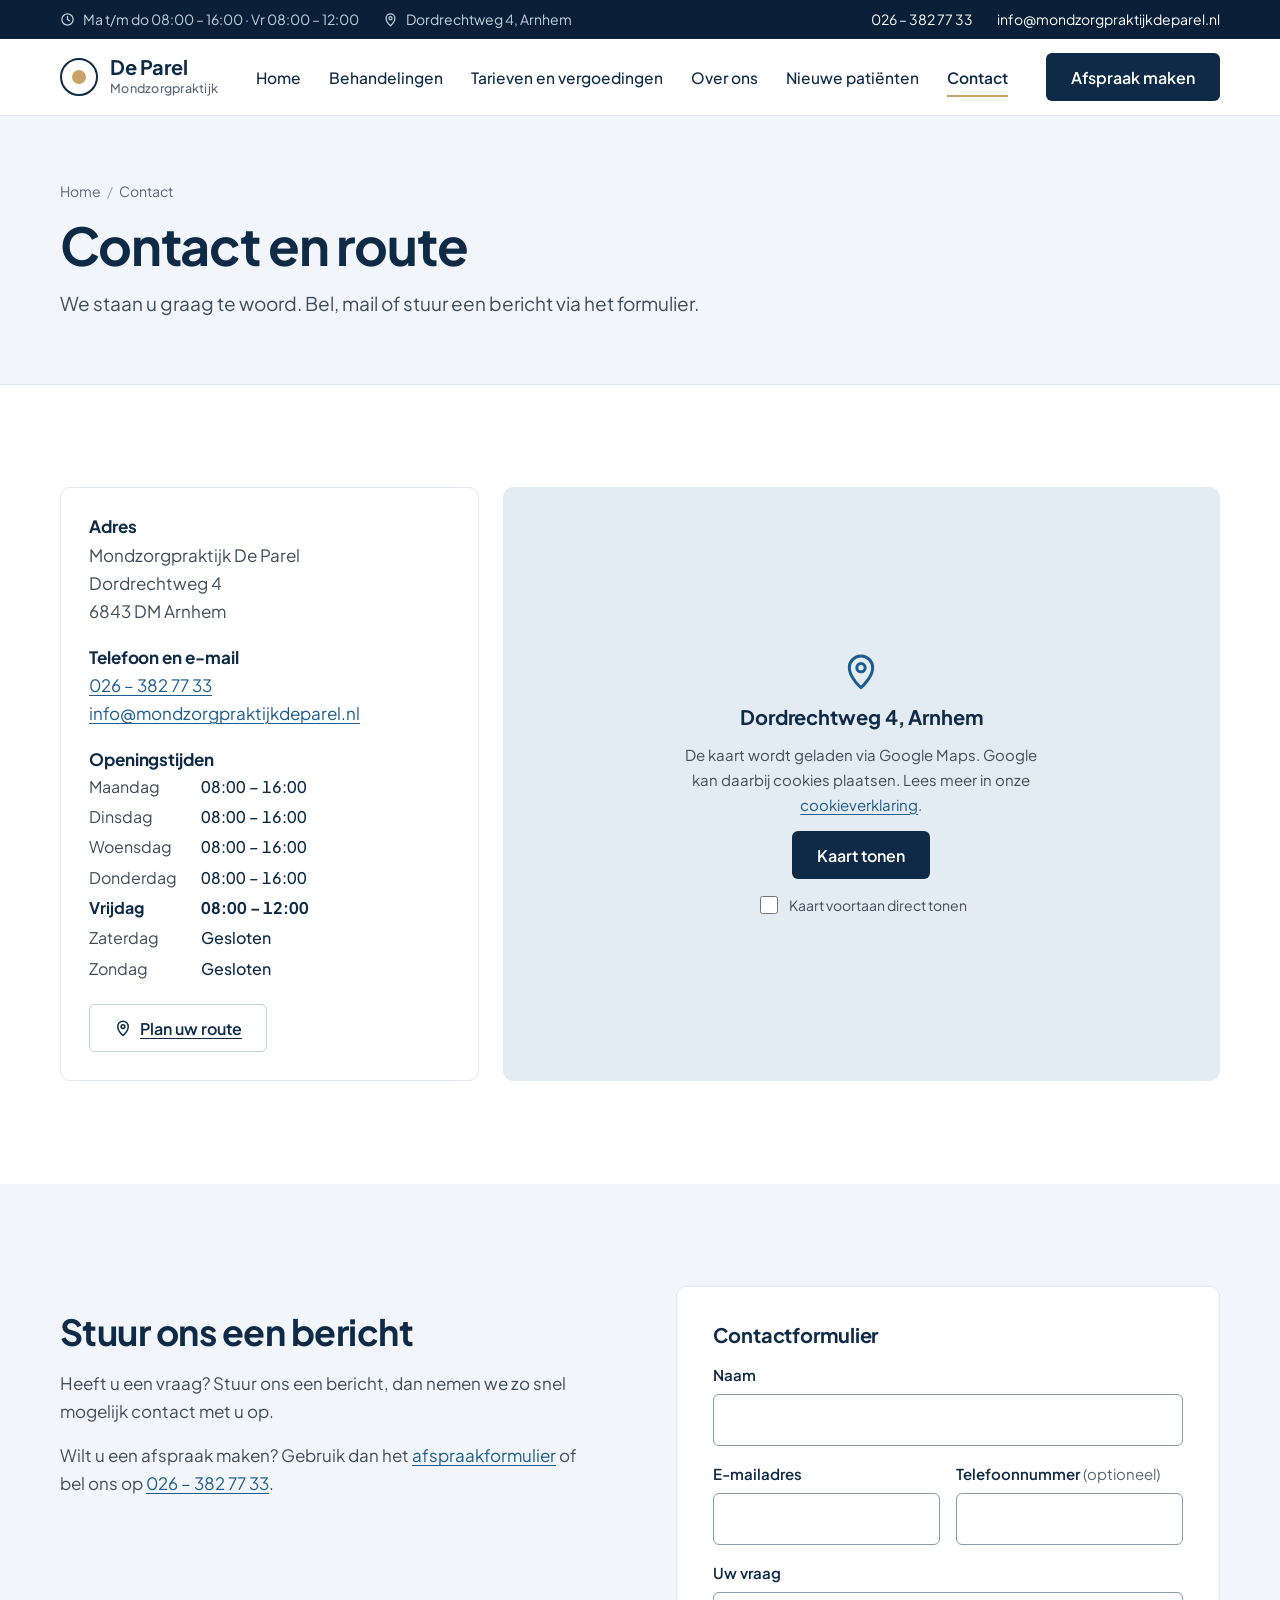
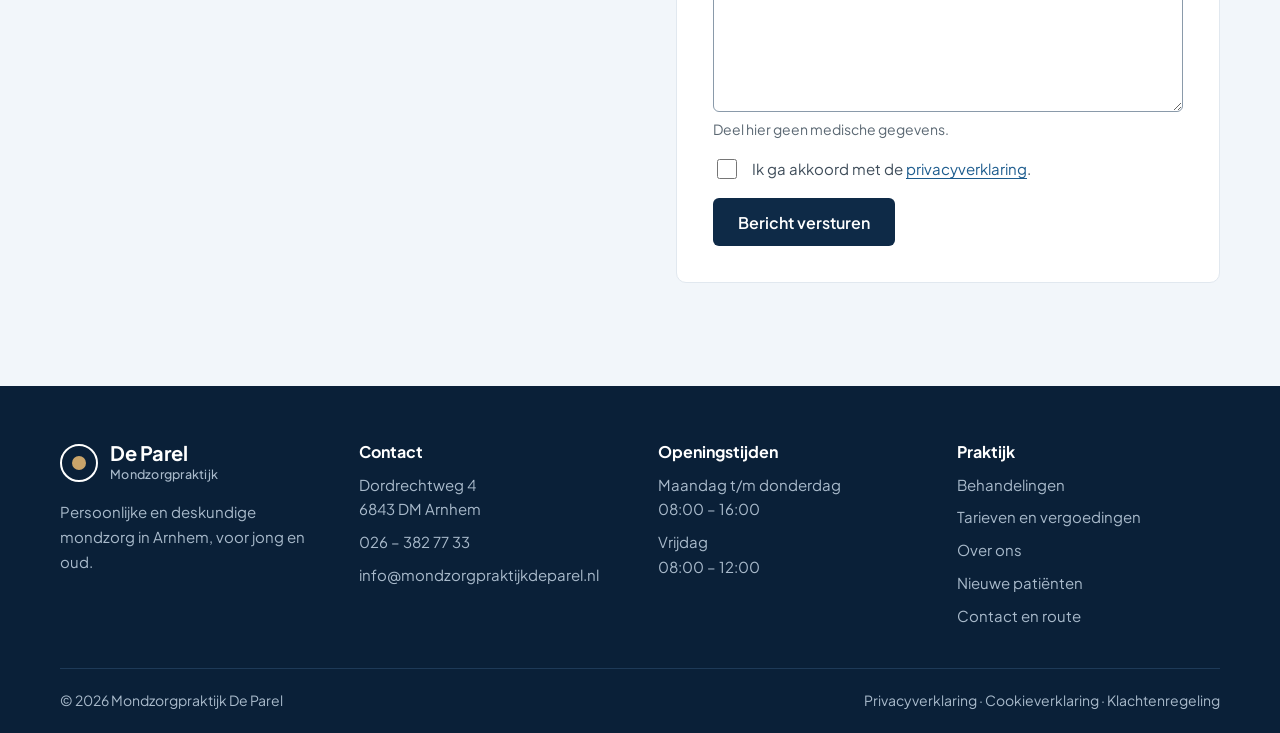
<file: contact.html>
<!doctype html>
<html lang="nl">
<head>
<meta charset="utf-8">
<meta name="viewport" content="width=device-width, initial-scale=1">
<title>Contact en route | Mondzorgpraktijk De Parel Arnhem</title>
<meta name="description" content="Contact met Mondzorgpraktijk De Parel, Dordrechtweg 4, 6843 DM Arnhem. Bel 026 – 382 77 33 of mail info@mondzorgpraktijkdeparel.nl. Openingstijden en route.">
<meta property="og:type" content="website">
<meta property="og:locale" content="nl_NL">
<meta property="og:site_name" content="Mondzorgpraktijk De Parel">
<meta property="og:title" content="Contact en route | Mondzorgpraktijk De Parel Arnhem">
<meta property="og:description" content="Contact met Mondzorgpraktijk De Parel, Dordrechtweg 4, 6843 DM Arnhem. Bel 026 – 382 77 33 of mail info@mondzorgpraktijkdeparel.nl. Openingstijden en route.">
<meta name="theme-color" content="#0E2A47">
<link rel="icon" href="favicon.svg" type="image/svg+xml">
<link rel="preload" href="assets/fonts/plus-jakarta-sans-latin-700-normal.woff2" as="font" type="font/woff2" crossorigin>
<link rel="stylesheet" href="assets/style.css">
<script>document.documentElement.classList.add('js')</script>
<script type="application/ld+json">
{"@context":"https://schema.org","@type":["Dentist","MedicalBusiness"],"name":"Mondzorgpraktijk De Parel",
"telephone":"+31263827733","email":"info@mondzorgpraktijkdeparel.nl",
"address":{"@type":"PostalAddress","streetAddress":"Dordrechtweg 4","postalCode":"6843 DM","addressLocality":"Arnhem","addressCountry":"NL"},
"hasMap":"https://www.google.com/maps?q=Dordrechtweg+4,+6843+DM+Arnhem",
"openingHoursSpecification":[
{"@type":"OpeningHoursSpecification","dayOfWeek":["Monday","Tuesday","Wednesday","Thursday"],"opens":"08:00","closes":"16:00"},
{"@type":"OpeningHoursSpecification","dayOfWeek":"Friday","opens":"08:00","closes":"12:00"}],
"availableService":[{"@type":"MedicalProcedure","name":"Preventieve mondzorg"},{"@type":"MedicalProcedure","name":"Gebitsreiniging"},{"@type":"MedicalProcedure","name":"Tandvleesbehandeling"},{"@type":"MedicalProcedure","name":"Mondhygiëne voor kinderen"},{"@type":"MedicalProcedure","name":"Persoonlijk mondzorgadvies"}]}
</script>
</head>
<body>
<a class="skip" href="#main">Direct naar inhoud</a>
<aside class="topbar" aria-label="Openingstijden en contact">
  <div class="wrap">
    <div class="group">
      <span class="hide-s"><svg width="15" height="15" viewBox="0 0 24 24" fill="none" stroke="currentColor" stroke-width="2" stroke-linecap="round" stroke-linejoin="round" aria-hidden="true"><circle cx="12" cy="12" r="9"/><path d="M12 7v5l3 2"/></svg>Ma t/m do 08:00 – 16:00 · Vr 08:00 – 12:00</span>
      <span><svg width="15" height="15" viewBox="0 0 24 24" fill="none" stroke="currentColor" stroke-width="2" stroke-linecap="round" stroke-linejoin="round" aria-hidden="true"><path d="M12 22s-7-6.2-7-12a7 7 0 0 1 14 0c0 5.8-7 12-7 12z"/><circle cx="12" cy="10" r="2.5"/></svg>Dordrechtweg 4, Arnhem</span>
    </div>
    <div class="group">
      <a href="tel:+31263827733">026 – 382 77 33</a>
      <a class="hide-m" href="mailto:info@mondzorgpraktijkdeparel.nl">info@mondzorgpraktijkdeparel.nl</a>
    </div>
  </div>
</aside>
<header class="header">
  <div class="wrap">
    <a class="logo" href="index.html" aria-label="Mondzorgpraktijk De Parel, naar de homepage">
      <span class="logo-mark" aria-hidden="true"></span>
      <span class="logo-text"><b>De Parel</b><small>Mondzorgpraktijk</small></span>
    </a>
    <nav class="nav" id="nav" aria-label="Hoofdmenu" hidden>
      <ul>
        <li><a href="index.html">Home</a></li>
        <li><a href="behandelingen.html">Behandelingen</a></li>
        <li><a href="tarieven.html">Tarieven en vergoedingen</a></li>
        <li><a href="over-ons.html">Over ons</a></li>
        <li><a href="nieuwe-patienten.html">Nieuwe patiënten</a></li>
        <li><a href="contact.html" aria-current="page">Contact</a></li>
      </ul>
      <div class="nav-cta"><a class="btn btn-outline" href="tel:+31263827733">Bellen</a><a class="btn btn-primary" href="nieuwe-patienten.html#afspraak">Afspraak maken</a></div>
    </nav>
    <div class="header-cta">
      <a class="btn btn-primary" href="nieuwe-patienten.html#afspraak">Afspraak maken</a>
      <button class="menu-toggle" type="button" aria-expanded="false" aria-controls="nav" aria-label="Menu openen"><svg viewBox="0 0 24 24" fill="none" stroke="currentColor" stroke-width="2" stroke-linecap="round" aria-hidden="true"><path d="M4 7h16M4 12h16M4 17h16"/></svg></button>
    </div>
  </div>
</header>
<main id="main">
<section class="page-head">
  <div class="wrap">
    <nav class="crumbs" aria-label="Kruimelpad"><ol><li><a href="index.html">Home</a></li><li aria-current="page">Contact</li></ol></nav>
    <h1>Contact en route</h1>
    <p class="lead">We staan u graag te woord. Bel, mail of stuur een bericht via het formulier.</p>
  </div>
</section>
<section class="section" aria-labelledby="gegevens-title">
  <div class="wrap">
    <h2 id="gegevens-title" class="sr-only">Contactgegevens en kaart</h2>
    <div class="contact">
      <div class="contact-card">
        <div><h3>Adres</h3><address>Mondzorgpraktijk De Parel<br>Dordrechtweg 4<br>6843 DM Arnhem</address></div>
        <div><h3>Telefoon en e-mail</h3><a href="tel:+31263827733">026 – 382 77 33</a><br><a href="mailto:info@mondzorgpraktijkdeparel.nl">info@mondzorgpraktijkdeparel.nl</a></div>
        <div><h3>Openingstijden</h3><dl class="hours">
  <dt data-day="1">Maandag</dt><dd>08:00 – 16:00</dd>
  <dt data-day="2">Dinsdag</dt><dd>08:00 – 16:00</dd>
  <dt data-day="3">Woensdag</dt><dd>08:00 – 16:00</dd>
  <dt data-day="4">Donderdag</dt><dd>08:00 – 16:00</dd>
  <dt data-day="5">Vrijdag</dt><dd>08:00 – 12:00</dd>
  <dt data-day="6">Zaterdag</dt><dd>Gesloten</dd>
  <dt data-day="0">Zondag</dt><dd>Gesloten</dd>
</dl></div>
        <a class="btn btn-outline" style="justify-self:start" href="https://www.google.com/maps/dir/?api=1&amp;destination=Dordrechtweg+4,+6843+DM+Arnhem" target="_blank" rel="noopener"><svg viewBox="0 0 24 24" fill="none" stroke="currentColor" stroke-width="2" stroke-linecap="round" stroke-linejoin="round" aria-hidden="true"><path d="M12 22s-7-6.2-7-12a7 7 0 0 1 14 0c0 5.8-7 12-7 12z"/><circle cx="12" cy="10" r="2.5"/></svg>Plan uw route<span class="sr-only"> in Google Maps (nieuw venster)</span></a>
      </div>
      <div class="map" data-map="https://maps.google.com/maps?q=Dordrechtweg%204%2C%206843%20DM%20Arnhem&amp;z=16&amp;output=embed">
  <div class="map-consent">
    <svg width="40" height="40" viewBox="0 0 24 24" fill="none" stroke="#1D5C8E" stroke-width="1.8" stroke-linecap="round" stroke-linejoin="round" aria-hidden="true"><path d="M12 22s-7-6.2-7-12a7 7 0 0 1 14 0c0 5.8-7 12-7 12z"/><circle cx="12" cy="10" r="2.5"/></svg>
    <h3>Dordrechtweg 4, Arnhem</h3>
    <p>De kaart wordt geladen via Google Maps. Google kan daarbij cookies plaatsen. Lees meer in onze <a href="cookieverklaring.html">cookieverklaring</a>.</p>
    <button class="btn btn-primary" type="button" data-map-load>Kaart tonen</button>
    <label class="remember" for="map-remember"><input id="map-remember" type="checkbox" data-map-remember> Kaart voortaan direct tonen</label>
  </div>
</div>
    </div>
  </div>
</section>

<section class="section bg-tint" aria-labelledby="bericht-title">
  <div class="wrap split top">
    <div class="prose">
      <h2 id="bericht-title">Stuur ons een bericht</h2>
      <p>Heeft u een vraag? Stuur ons een bericht, dan nemen we zo snel mogelijk contact met u op.</p>
      <p>Wilt u een afspraak maken? Gebruik dan het <a href="nieuwe-patienten.html#afspraak">afspraakformulier</a> of bel ons op <a href="tel:+31263827733">026 – 382 77 33</a>.</p>
    </div>
    <form class="form white" data-form data-subject="Vraag via de website" data-endpoint="" novalidate aria-labelledby="cf-title">
      <h3 id="cf-title">Contactformulier</h3>
      <div class="field"><label for="c-naam">Naam</label><input id="c-naam" name="naam" type="text" autocomplete="name" required aria-describedby="c-naam-err"><span class="error" id="c-naam-err"></span></div>
      <div class="field half"><label for="c-mail">E-mailadres</label><input id="c-mail" name="email" type="email" autocomplete="email" required aria-describedby="c-mail-err"><span class="error" id="c-mail-err"></span></div>
      <div class="field half"><label for="c-tel">Telefoonnummer <span class="opt">(optioneel)</span></label><input id="c-tel" name="telefoon" type="tel" autocomplete="tel"></div>
      <div class="field"><label for="c-msg">Uw vraag</label><textarea id="c-msg" name="bericht" required aria-describedby="c-msg-err c-msg-hint"></textarea><span class="error" id="c-msg-err"></span><span class="hint" id="c-msg-hint">Deel hier geen medische gegevens.</span></div>
      <label class="check" for="c-priv"><input id="c-priv" name="privacy" type="checkbox" required aria-describedby="c-priv-err"><span>Ik ga akkoord met de <a href="privacyverklaring.html">privacyverklaring</a>.</span></label>
      <span class="error" id="c-priv-err" style="grid-column:1/-1"></span>
      <button class="btn btn-primary" type="submit">Bericht versturen</button>
      <p class="status" role="status" aria-live="polite"></p>
    </form>
  </div>
</section>
</main>
<footer class="footer">
  <div class="wrap">
    <div class="footer-grid">
      <div class="stack">
        <a class="logo" href="index.html" aria-label="Mondzorgpraktijk De Parel, naar de homepage"><span class="logo-mark" aria-hidden="true"></span><span class="logo-text"><b>De Parel</b><small>Mondzorgpraktijk</small></span></a>
        <p>Persoonlijke en deskundige mondzorg in Arnhem, voor jong en oud.</p>
      </div>
      <div>
        <h2>Contact</h2>
        <ul>
          <li>Dordrechtweg 4<br>6843 DM Arnhem</li>
          <li><a href="tel:+31263827733">026 – 382 77 33</a></li>
          <li><a href="mailto:info@mondzorgpraktijkdeparel.nl">info@mondzorgpraktijkdeparel.nl</a></li>
        </ul>
      </div>
      <div>
        <h2>Openingstijden</h2>
        <ul><li>Maandag t/m donderdag<br>08:00 – 16:00</li><li>Vrijdag<br>08:00 – 12:00</li></ul>
      </div>
      <div>
        <h2>Praktijk</h2>
        <ul>
          <li><a href="behandelingen.html">Behandelingen</a></li>
          <li><a href="tarieven.html">Tarieven en vergoedingen</a></li>
          <li><a href="over-ons.html">Over ons</a></li>
          <li><a href="nieuwe-patienten.html">Nieuwe patiënten</a></li>
          <li><a href="contact.html">Contact en route</a></li>
        </ul>
      </div>
    </div>
    <div class="footer-bottom">
      <span>© <span data-year>2026</span> Mondzorgpraktijk De Parel</span>
      <span><a href="privacyverklaring.html">Privacyverklaring</a> · <a href="cookieverklaring.html">Cookieverklaring</a> · <a href="klachtenregeling.html">Klachtenregeling</a></span>
    </div>
  </div>
</footer>
<div class="mobile-bar">
  <a class="btn btn-outline" href="tel:+31263827733"><svg viewBox="0 0 24 24" fill="none" stroke="currentColor" stroke-width="2" stroke-linecap="round" stroke-linejoin="round" aria-hidden="true"><path d="M22 16.9v3a2 2 0 0 1-2.2 2 19.8 19.8 0 0 1-8.6-3.1 19.5 19.5 0 0 1-6-6A19.8 19.8 0 0 1 2.1 4.2 2 2 0 0 1 4.1 2h3a2 2 0 0 1 2 1.7c.1.9.4 1.8.7 2.7a2 2 0 0 1-.5 2.1L8 9.8a16 16 0 0 0 6 6l1.3-1.3a2 2 0 0 1 2.1-.4c.9.3 1.8.6 2.7.7a2 2 0 0 1 1.7 2z"/></svg>Bellen</a>
  <a class="btn btn-primary" href="nieuwe-patienten.html#afspraak">Afspraak maken</a>
</div>
<script src="assets/main.js" defer></script>
</body>
</html>
</file>
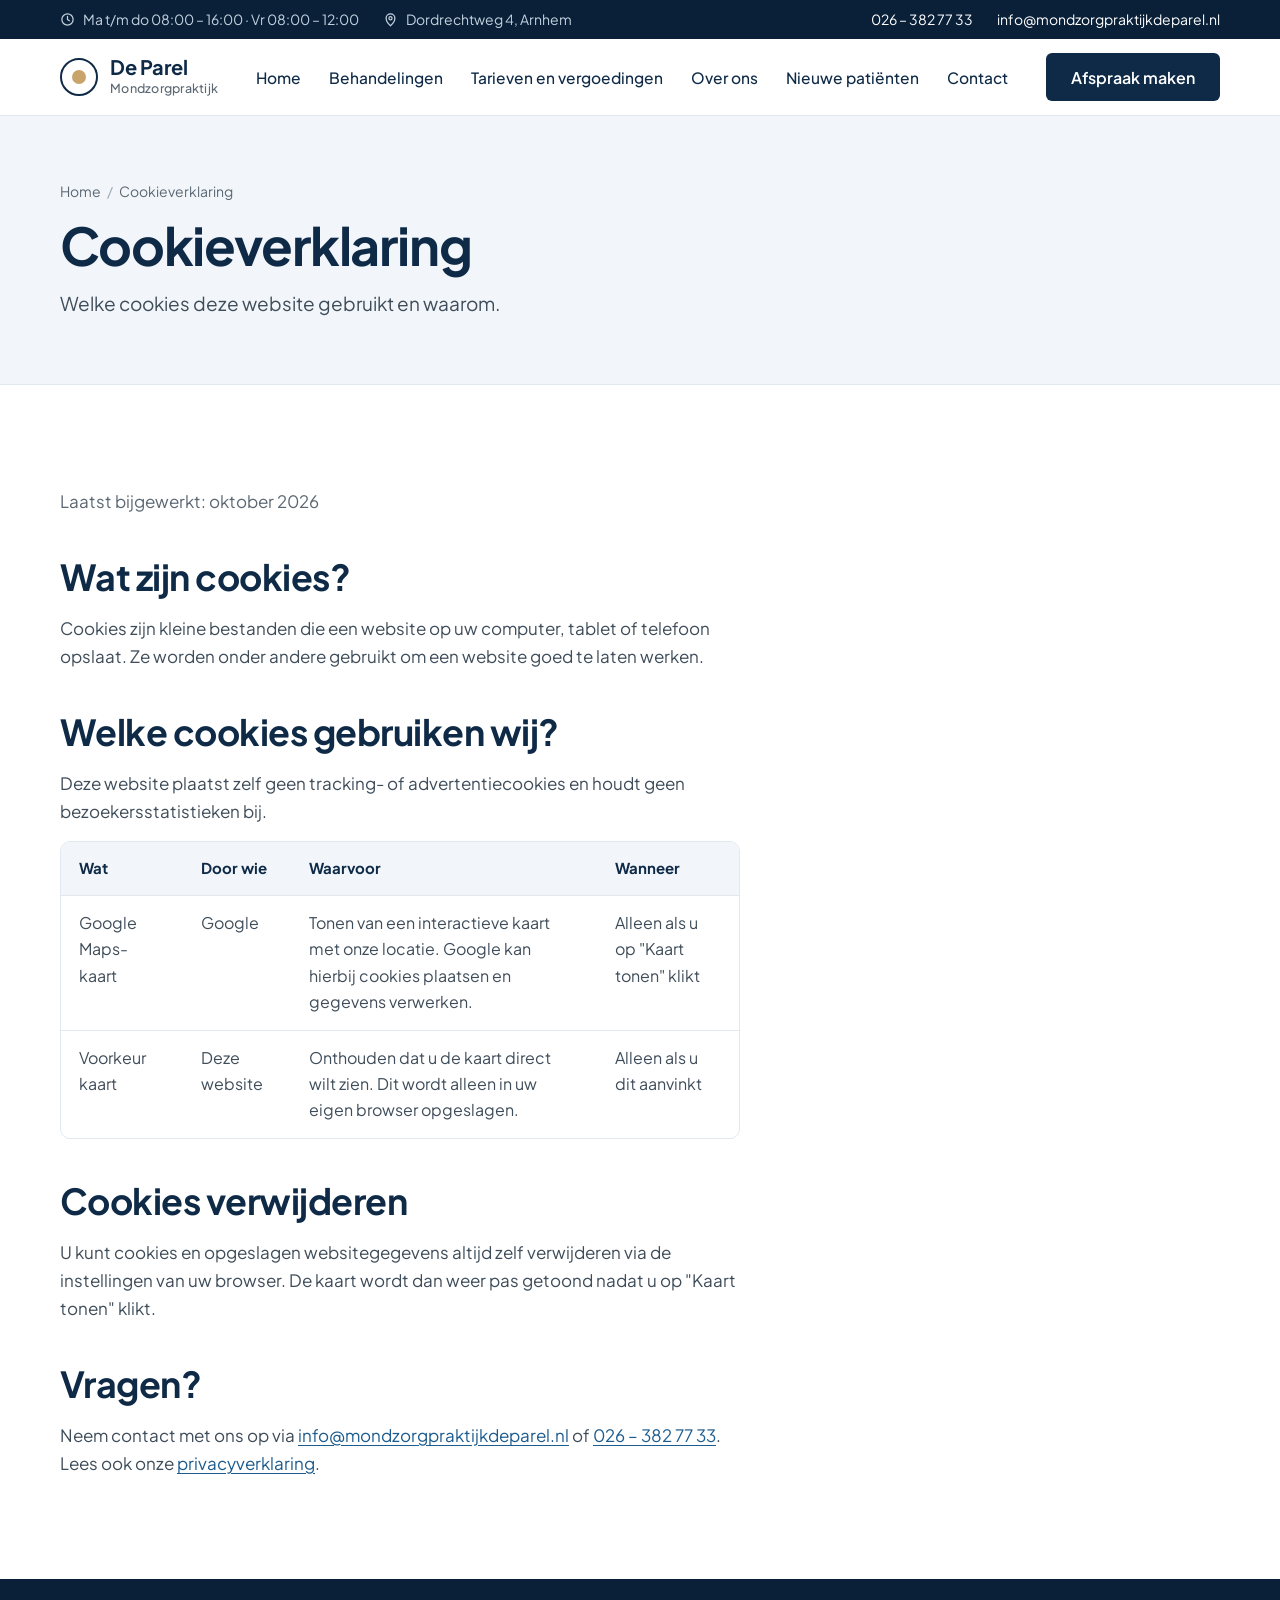
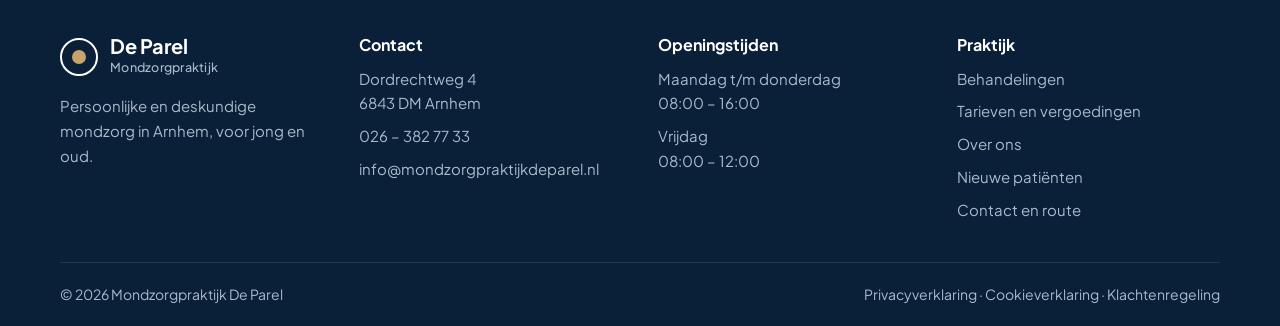
<file: cookieverklaring.html>
<!doctype html>
<html lang="nl">
<head>
<meta charset="utf-8">
<meta name="viewport" content="width=device-width, initial-scale=1">
<title>Cookieverklaring | Mondzorgpraktijk De Parel</title>
<meta name="description" content="Cookieverklaring van Mondzorgpraktijk De Parel: deze website gebruikt geen tracking- of advertentiecookies.">
<meta property="og:type" content="website">
<meta property="og:locale" content="nl_NL">
<meta property="og:site_name" content="Mondzorgpraktijk De Parel">
<meta property="og:title" content="Cookieverklaring | Mondzorgpraktijk De Parel">
<meta property="og:description" content="Cookieverklaring van Mondzorgpraktijk De Parel: deze website gebruikt geen tracking- of advertentiecookies.">
<meta name="theme-color" content="#0E2A47">
<link rel="icon" href="favicon.svg" type="image/svg+xml">
<link rel="preload" href="assets/fonts/plus-jakarta-sans-latin-700-normal.woff2" as="font" type="font/woff2" crossorigin>
<link rel="stylesheet" href="assets/style.css">
<script>document.documentElement.classList.add('js')</script>

</head>
<body>
<a class="skip" href="#main">Direct naar inhoud</a>
<aside class="topbar" aria-label="Openingstijden en contact">
  <div class="wrap">
    <div class="group">
      <span class="hide-s"><svg width="15" height="15" viewBox="0 0 24 24" fill="none" stroke="currentColor" stroke-width="2" stroke-linecap="round" stroke-linejoin="round" aria-hidden="true"><circle cx="12" cy="12" r="9"/><path d="M12 7v5l3 2"/></svg>Ma t/m do 08:00 – 16:00 · Vr 08:00 – 12:00</span>
      <span><svg width="15" height="15" viewBox="0 0 24 24" fill="none" stroke="currentColor" stroke-width="2" stroke-linecap="round" stroke-linejoin="round" aria-hidden="true"><path d="M12 22s-7-6.2-7-12a7 7 0 0 1 14 0c0 5.8-7 12-7 12z"/><circle cx="12" cy="10" r="2.5"/></svg>Dordrechtweg 4, Arnhem</span>
    </div>
    <div class="group">
      <a href="tel:+31263827733">026 – 382 77 33</a>
      <a class="hide-m" href="mailto:info@mondzorgpraktijkdeparel.nl">info@mondzorgpraktijkdeparel.nl</a>
    </div>
  </div>
</aside>
<header class="header">
  <div class="wrap">
    <a class="logo" href="index.html" aria-label="Mondzorgpraktijk De Parel, naar de homepage">
      <span class="logo-mark" aria-hidden="true"></span>
      <span class="logo-text"><b>De Parel</b><small>Mondzorgpraktijk</small></span>
    </a>
    <nav class="nav" id="nav" aria-label="Hoofdmenu" hidden>
      <ul>
        <li><a href="index.html">Home</a></li>
        <li><a href="behandelingen.html">Behandelingen</a></li>
        <li><a href="tarieven.html">Tarieven en vergoedingen</a></li>
        <li><a href="over-ons.html">Over ons</a></li>
        <li><a href="nieuwe-patienten.html">Nieuwe patiënten</a></li>
        <li><a href="contact.html">Contact</a></li>
      </ul>
      <div class="nav-cta"><a class="btn btn-outline" href="tel:+31263827733">Bellen</a><a class="btn btn-primary" href="nieuwe-patienten.html#afspraak">Afspraak maken</a></div>
    </nav>
    <div class="header-cta">
      <a class="btn btn-primary" href="nieuwe-patienten.html#afspraak">Afspraak maken</a>
      <button class="menu-toggle" type="button" aria-expanded="false" aria-controls="nav" aria-label="Menu openen"><svg viewBox="0 0 24 24" fill="none" stroke="currentColor" stroke-width="2" stroke-linecap="round" aria-hidden="true"><path d="M4 7h16M4 12h16M4 17h16"/></svg></button>
    </div>
  </div>
</header>
<main id="main">
<section class="page-head">
  <div class="wrap">
    <nav class="crumbs" aria-label="Kruimelpad"><ol><li><a href="index.html">Home</a></li><li aria-current="page">Cookieverklaring</li></ol></nav>
    <h1>Cookieverklaring</h1>
    <p class="lead">Welke cookies deze website gebruikt en waarom.</p>
  </div>
</section>
<section class="section" aria-label="Cookieverklaring">
  <div class="wrap"><div class="prose">
<p class="muted">Laatst bijgewerkt: oktober 2026</p>
<h2>Wat zijn cookies?</h2>
<p>Cookies zijn kleine bestanden die een website op uw computer, tablet of telefoon opslaat. Ze worden onder andere gebruikt om een website goed te laten werken.</p>

<h2>Welke cookies gebruiken wij?</h2>
<p>Deze website plaatst zelf geen tracking- of advertentiecookies en houdt geen bezoekersstatistieken bij.</p>
<div class="table-wrap">
  <table>
    <thead><tr><th scope="col">Wat</th><th scope="col">Door wie</th><th scope="col">Waarvoor</th><th scope="col">Wanneer</th></tr></thead>
    <tbody>
      <tr><td>Google Maps-kaart</td><td>Google</td><td>Tonen van een interactieve kaart met onze locatie. Google kan hierbij cookies plaatsen en gegevens verwerken.</td><td>Alleen als u op "Kaart tonen" klikt</td></tr>
      <tr><td>Voorkeur kaart</td><td>Deze website</td><td>Onthouden dat u de kaart direct wilt zien. Dit wordt alleen in uw eigen browser opgeslagen.</td><td>Alleen als u dit aanvinkt</td></tr>
    </tbody>
  </table>
</div>

<h2>Cookies verwijderen</h2>
<p>U kunt cookies en opgeslagen websitegegevens altijd zelf verwijderen via de instellingen van uw browser. De kaart wordt dan weer pas getoond nadat u op "Kaart tonen" klikt.</p>

<h2>Vragen?</h2>
<p>Neem contact met ons op via <a href="mailto:info@mondzorgpraktijkdeparel.nl">info@mondzorgpraktijkdeparel.nl</a> of <a href="tel:+31263827733">026 – 382 77 33</a>. Lees ook onze <a href="privacyverklaring.html">privacyverklaring</a>.</p>
</div></div>
</section>
</main>
<footer class="footer">
  <div class="wrap">
    <div class="footer-grid">
      <div class="stack">
        <a class="logo" href="index.html" aria-label="Mondzorgpraktijk De Parel, naar de homepage"><span class="logo-mark" aria-hidden="true"></span><span class="logo-text"><b>De Parel</b><small>Mondzorgpraktijk</small></span></a>
        <p>Persoonlijke en deskundige mondzorg in Arnhem, voor jong en oud.</p>
      </div>
      <div>
        <h2>Contact</h2>
        <ul>
          <li>Dordrechtweg 4<br>6843 DM Arnhem</li>
          <li><a href="tel:+31263827733">026 – 382 77 33</a></li>
          <li><a href="mailto:info@mondzorgpraktijkdeparel.nl">info@mondzorgpraktijkdeparel.nl</a></li>
        </ul>
      </div>
      <div>
        <h2>Openingstijden</h2>
        <ul><li>Maandag t/m donderdag<br>08:00 – 16:00</li><li>Vrijdag<br>08:00 – 12:00</li></ul>
      </div>
      <div>
        <h2>Praktijk</h2>
        <ul>
          <li><a href="behandelingen.html">Behandelingen</a></li>
          <li><a href="tarieven.html">Tarieven en vergoedingen</a></li>
          <li><a href="over-ons.html">Over ons</a></li>
          <li><a href="nieuwe-patienten.html">Nieuwe patiënten</a></li>
          <li><a href="contact.html">Contact en route</a></li>
        </ul>
      </div>
    </div>
    <div class="footer-bottom">
      <span>© <span data-year>2026</span> Mondzorgpraktijk De Parel</span>
      <span><a href="privacyverklaring.html">Privacyverklaring</a> · <a href="cookieverklaring.html">Cookieverklaring</a> · <a href="klachtenregeling.html">Klachtenregeling</a></span>
    </div>
  </div>
</footer>
<div class="mobile-bar">
  <a class="btn btn-outline" href="tel:+31263827733"><svg viewBox="0 0 24 24" fill="none" stroke="currentColor" stroke-width="2" stroke-linecap="round" stroke-linejoin="round" aria-hidden="true"><path d="M22 16.9v3a2 2 0 0 1-2.2 2 19.8 19.8 0 0 1-8.6-3.1 19.5 19.5 0 0 1-6-6A19.8 19.8 0 0 1 2.1 4.2 2 2 0 0 1 4.1 2h3a2 2 0 0 1 2 1.7c.1.9.4 1.8.7 2.7a2 2 0 0 1-.5 2.1L8 9.8a16 16 0 0 0 6 6l1.3-1.3a2 2 0 0 1 2.1-.4c.9.3 1.8.6 2.7.7a2 2 0 0 1 1.7 2z"/></svg>Bellen</a>
  <a class="btn btn-primary" href="nieuwe-patienten.html#afspraak">Afspraak maken</a>
</div>
<script src="assets/main.js" defer></script>
</body>
</html>
</file>
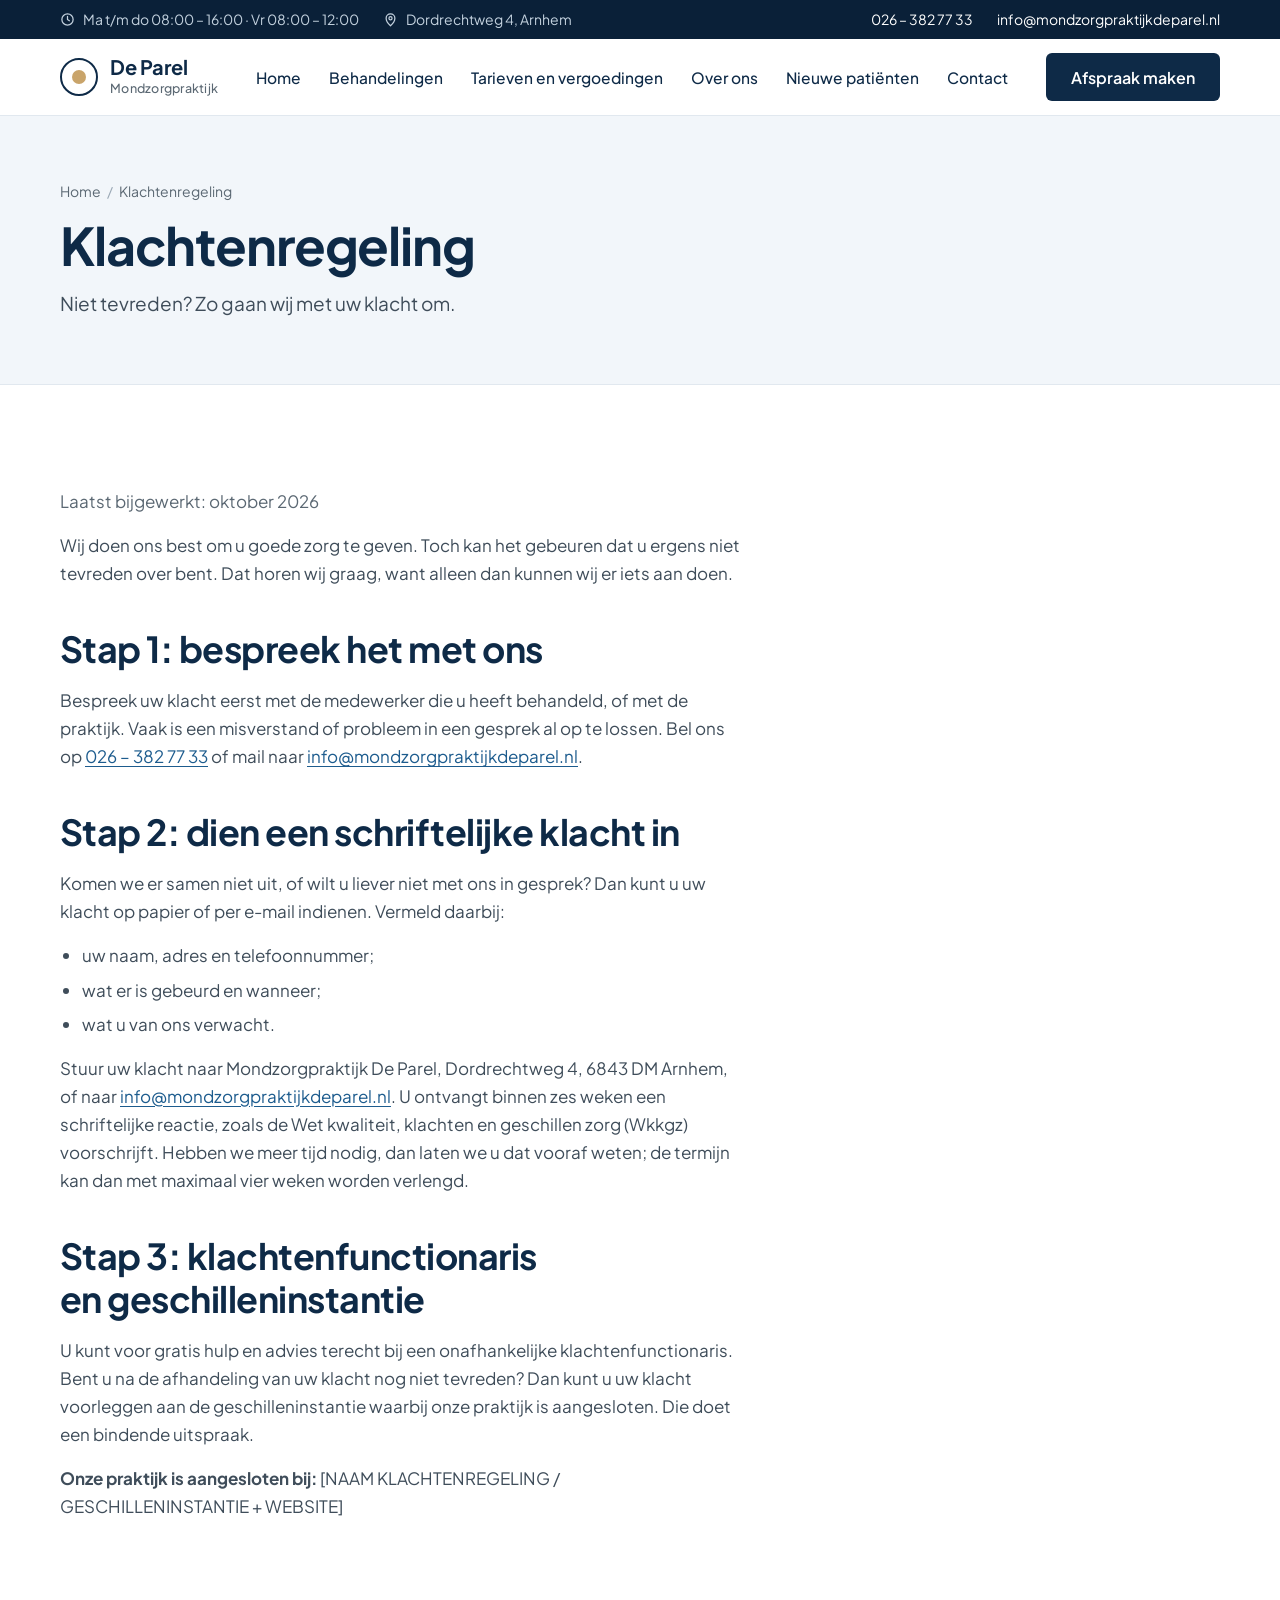
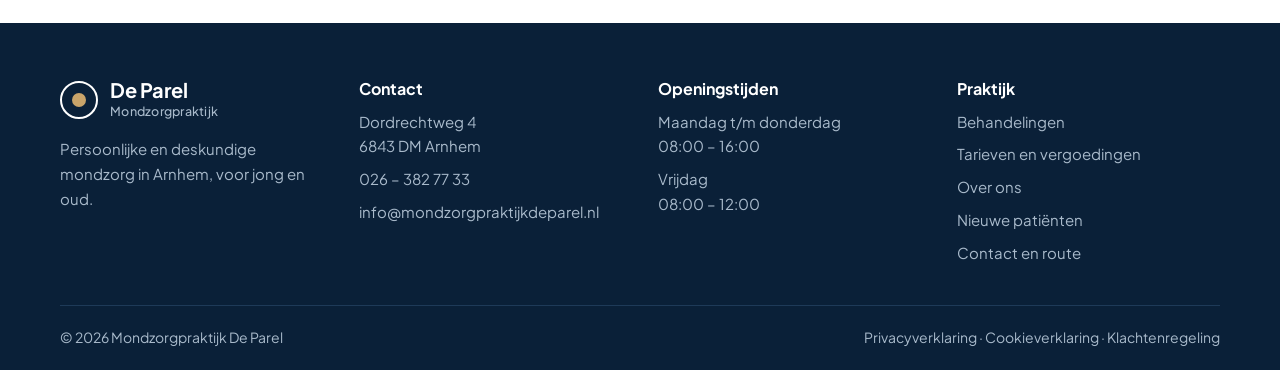
<file: klachtenregeling.html>
<!doctype html>
<html lang="nl">
<head>
<meta charset="utf-8">
<meta name="viewport" content="width=device-width, initial-scale=1">
<title>Klachtenregeling | Mondzorgpraktijk De Parel</title>
<meta name="description" content="Klachtenregeling van Mondzorgpraktijk De Parel volgens de Wet kwaliteit, klachten en geschillen zorg (Wkkgz).">
<meta property="og:type" content="website">
<meta property="og:locale" content="nl_NL">
<meta property="og:site_name" content="Mondzorgpraktijk De Parel">
<meta property="og:title" content="Klachtenregeling | Mondzorgpraktijk De Parel">
<meta property="og:description" content="Klachtenregeling van Mondzorgpraktijk De Parel volgens de Wet kwaliteit, klachten en geschillen zorg (Wkkgz).">
<meta name="theme-color" content="#0E2A47">
<link rel="icon" href="favicon.svg" type="image/svg+xml">
<link rel="preload" href="assets/fonts/plus-jakarta-sans-latin-700-normal.woff2" as="font" type="font/woff2" crossorigin>
<link rel="stylesheet" href="assets/style.css">
<script>document.documentElement.classList.add('js')</script>

</head>
<body>
<a class="skip" href="#main">Direct naar inhoud</a>
<aside class="topbar" aria-label="Openingstijden en contact">
  <div class="wrap">
    <div class="group">
      <span class="hide-s"><svg width="15" height="15" viewBox="0 0 24 24" fill="none" stroke="currentColor" stroke-width="2" stroke-linecap="round" stroke-linejoin="round" aria-hidden="true"><circle cx="12" cy="12" r="9"/><path d="M12 7v5l3 2"/></svg>Ma t/m do 08:00 – 16:00 · Vr 08:00 – 12:00</span>
      <span><svg width="15" height="15" viewBox="0 0 24 24" fill="none" stroke="currentColor" stroke-width="2" stroke-linecap="round" stroke-linejoin="round" aria-hidden="true"><path d="M12 22s-7-6.2-7-12a7 7 0 0 1 14 0c0 5.8-7 12-7 12z"/><circle cx="12" cy="10" r="2.5"/></svg>Dordrechtweg 4, Arnhem</span>
    </div>
    <div class="group">
      <a href="tel:+31263827733">026 – 382 77 33</a>
      <a class="hide-m" href="mailto:info@mondzorgpraktijkdeparel.nl">info@mondzorgpraktijkdeparel.nl</a>
    </div>
  </div>
</aside>
<header class="header">
  <div class="wrap">
    <a class="logo" href="index.html" aria-label="Mondzorgpraktijk De Parel, naar de homepage">
      <span class="logo-mark" aria-hidden="true"></span>
      <span class="logo-text"><b>De Parel</b><small>Mondzorgpraktijk</small></span>
    </a>
    <nav class="nav" id="nav" aria-label="Hoofdmenu" hidden>
      <ul>
        <li><a href="index.html">Home</a></li>
        <li><a href="behandelingen.html">Behandelingen</a></li>
        <li><a href="tarieven.html">Tarieven en vergoedingen</a></li>
        <li><a href="over-ons.html">Over ons</a></li>
        <li><a href="nieuwe-patienten.html">Nieuwe patiënten</a></li>
        <li><a href="contact.html">Contact</a></li>
      </ul>
      <div class="nav-cta"><a class="btn btn-outline" href="tel:+31263827733">Bellen</a><a class="btn btn-primary" href="nieuwe-patienten.html#afspraak">Afspraak maken</a></div>
    </nav>
    <div class="header-cta">
      <a class="btn btn-primary" href="nieuwe-patienten.html#afspraak">Afspraak maken</a>
      <button class="menu-toggle" type="button" aria-expanded="false" aria-controls="nav" aria-label="Menu openen"><svg viewBox="0 0 24 24" fill="none" stroke="currentColor" stroke-width="2" stroke-linecap="round" aria-hidden="true"><path d="M4 7h16M4 12h16M4 17h16"/></svg></button>
    </div>
  </div>
</header>
<main id="main">
<section class="page-head">
  <div class="wrap">
    <nav class="crumbs" aria-label="Kruimelpad"><ol><li><a href="index.html">Home</a></li><li aria-current="page">Klachtenregeling</li></ol></nav>
    <h1>Klachtenregeling</h1>
    <p class="lead">Niet tevreden? Zo gaan wij met uw klacht om.</p>
  </div>
</section>
<section class="section" aria-label="Klachtenregeling">
  <div class="wrap"><div class="prose">
<p class="muted">Laatst bijgewerkt: oktober 2026</p>
<p>Wij doen ons best om u goede zorg te geven. Toch kan het gebeuren dat u ergens niet tevreden over bent. Dat horen wij graag, want alleen dan kunnen wij er iets aan doen.</p>

<h2>Stap 1: bespreek het met ons</h2>
<p>Bespreek uw klacht eerst met de medewerker die u heeft behandeld, of met de praktijk. Vaak is een misverstand of probleem in een gesprek al op te lossen. Bel ons op <a href="tel:+31263827733">026 – 382 77 33</a> of mail naar <a href="mailto:info@mondzorgpraktijkdeparel.nl">info@mondzorgpraktijkdeparel.nl</a>.</p>

<h2>Stap 2: dien een schriftelijke klacht in</h2>
<p>Komen we er samen niet uit, of wilt u liever niet met ons in gesprek? Dan kunt u uw klacht op papier of per e-mail indienen. Vermeld daarbij:</p>
<ul>
  <li>uw naam, adres en telefoonnummer;</li>
  <li>wat er is gebeurd en wanneer;</li>
  <li>wat u van ons verwacht.</li>
</ul>
<p>Stuur uw klacht naar Mondzorgpraktijk De Parel, Dordrechtweg 4, 6843 DM Arnhem, of naar <a href="mailto:info@mondzorgpraktijkdeparel.nl">info@mondzorgpraktijkdeparel.nl</a>. U ontvangt binnen zes weken een schriftelijke reactie, zoals de Wet kwaliteit, klachten en geschillen zorg (Wkkgz) voorschrijft. Hebben we meer tijd nodig, dan laten we u dat vooraf weten; de termijn kan dan met maximaal vier weken worden verlengd.</p>

<h2>Stap 3: klachtenfunctionaris en geschilleninstantie</h2>
<p>U kunt voor gratis hulp en advies terecht bij een onafhankelijke klachtenfunctionaris. Bent u na de afhandeling van uw klacht nog niet tevreden? Dan kunt u uw klacht voorleggen aan de geschilleninstantie waarbij onze praktijk is aangesloten. Die doet een bindende uitspraak.</p>
<p><b>Onze praktijk is aangesloten bij:</b> [NAAM KLACHTENREGELING / GESCHILLENINSTANTIE + WEBSITE]</p>
</div></div>
</section>
</main>
<footer class="footer">
  <div class="wrap">
    <div class="footer-grid">
      <div class="stack">
        <a class="logo" href="index.html" aria-label="Mondzorgpraktijk De Parel, naar de homepage"><span class="logo-mark" aria-hidden="true"></span><span class="logo-text"><b>De Parel</b><small>Mondzorgpraktijk</small></span></a>
        <p>Persoonlijke en deskundige mondzorg in Arnhem, voor jong en oud.</p>
      </div>
      <div>
        <h2>Contact</h2>
        <ul>
          <li>Dordrechtweg 4<br>6843 DM Arnhem</li>
          <li><a href="tel:+31263827733">026 – 382 77 33</a></li>
          <li><a href="mailto:info@mondzorgpraktijkdeparel.nl">info@mondzorgpraktijkdeparel.nl</a></li>
        </ul>
      </div>
      <div>
        <h2>Openingstijden</h2>
        <ul><li>Maandag t/m donderdag<br>08:00 – 16:00</li><li>Vrijdag<br>08:00 – 12:00</li></ul>
      </div>
      <div>
        <h2>Praktijk</h2>
        <ul>
          <li><a href="behandelingen.html">Behandelingen</a></li>
          <li><a href="tarieven.html">Tarieven en vergoedingen</a></li>
          <li><a href="over-ons.html">Over ons</a></li>
          <li><a href="nieuwe-patienten.html">Nieuwe patiënten</a></li>
          <li><a href="contact.html">Contact en route</a></li>
        </ul>
      </div>
    </div>
    <div class="footer-bottom">
      <span>© <span data-year>2026</span> Mondzorgpraktijk De Parel</span>
      <span><a href="privacyverklaring.html">Privacyverklaring</a> · <a href="cookieverklaring.html">Cookieverklaring</a> · <a href="klachtenregeling.html">Klachtenregeling</a></span>
    </div>
  </div>
</footer>
<div class="mobile-bar">
  <a class="btn btn-outline" href="tel:+31263827733"><svg viewBox="0 0 24 24" fill="none" stroke="currentColor" stroke-width="2" stroke-linecap="round" stroke-linejoin="round" aria-hidden="true"><path d="M22 16.9v3a2 2 0 0 1-2.2 2 19.8 19.8 0 0 1-8.6-3.1 19.5 19.5 0 0 1-6-6A19.8 19.8 0 0 1 2.1 4.2 2 2 0 0 1 4.1 2h3a2 2 0 0 1 2 1.7c.1.9.4 1.8.7 2.7a2 2 0 0 1-.5 2.1L8 9.8a16 16 0 0 0 6 6l1.3-1.3a2 2 0 0 1 2.1-.4c.9.3 1.8.6 2.7.7a2 2 0 0 1 1.7 2z"/></svg>Bellen</a>
  <a class="btn btn-primary" href="nieuwe-patienten.html#afspraak">Afspraak maken</a>
</div>
<script src="assets/main.js" defer></script>
</body>
</html>
</file>
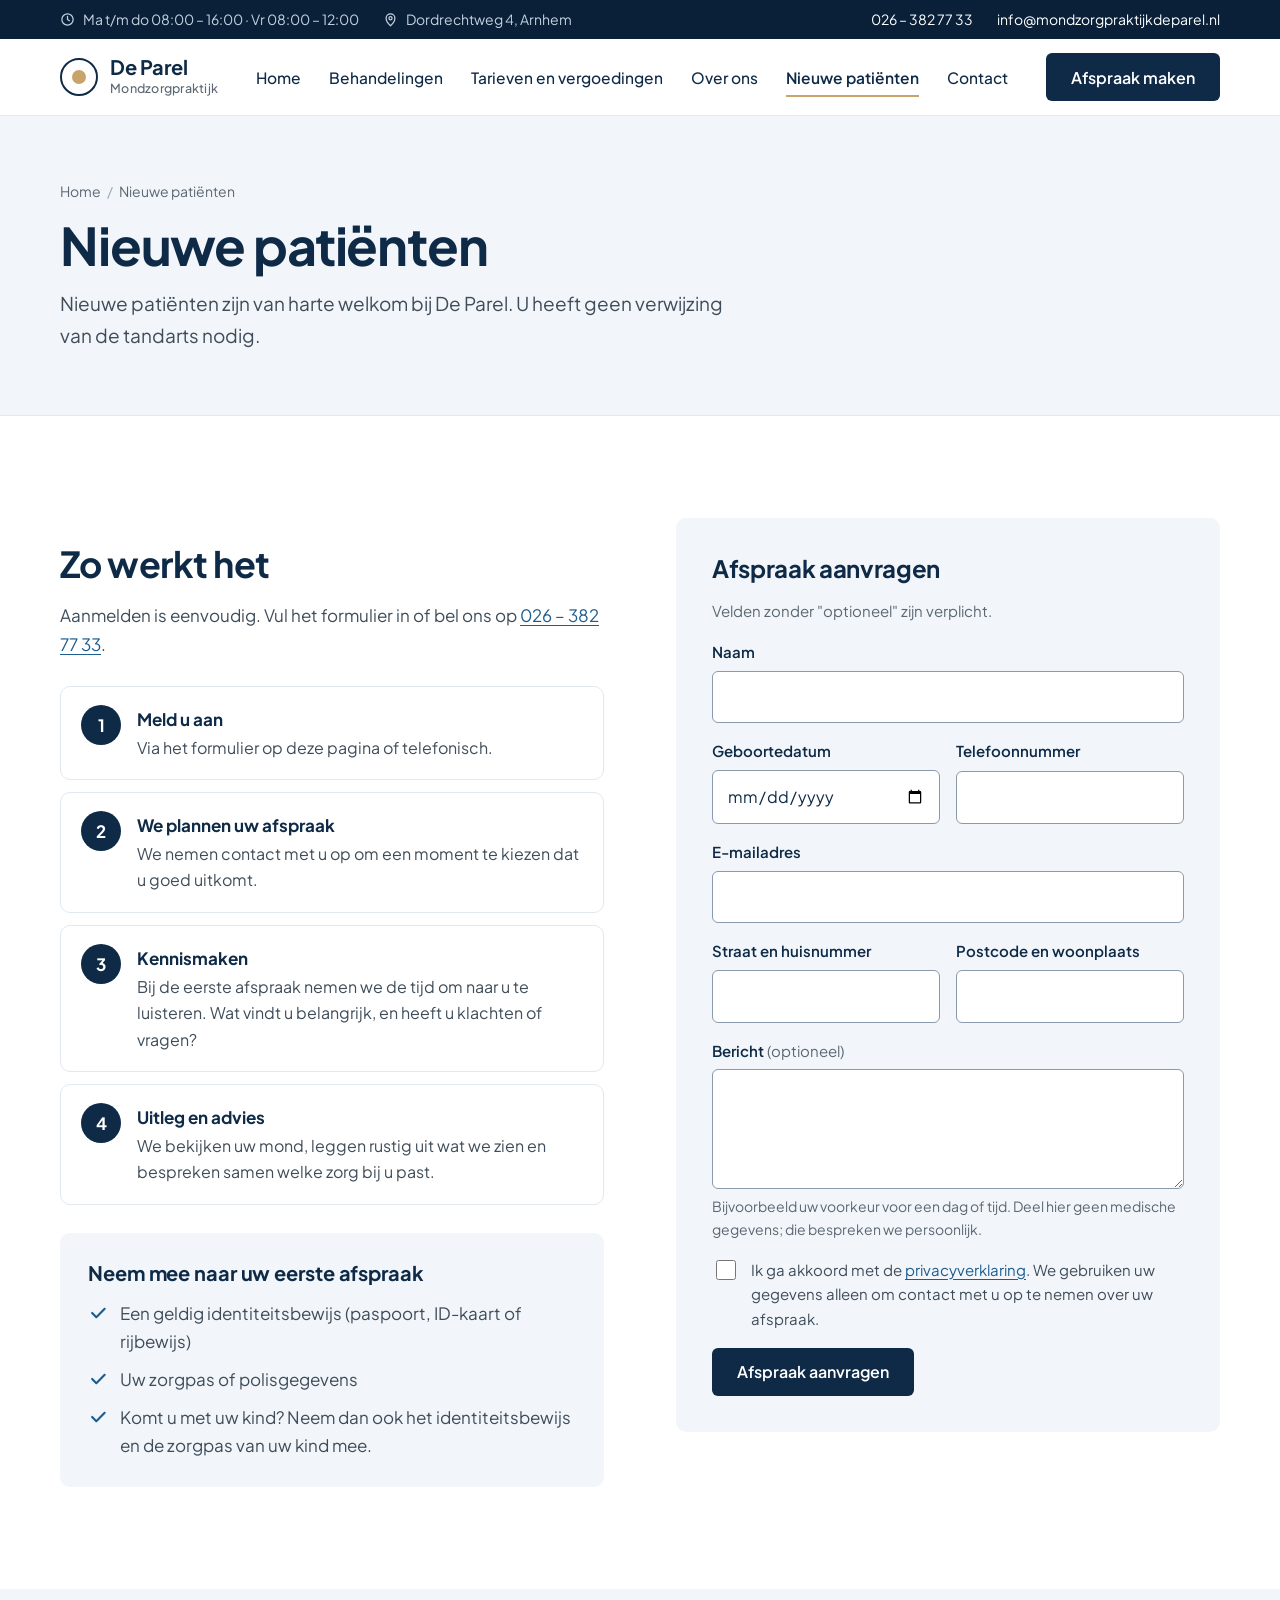
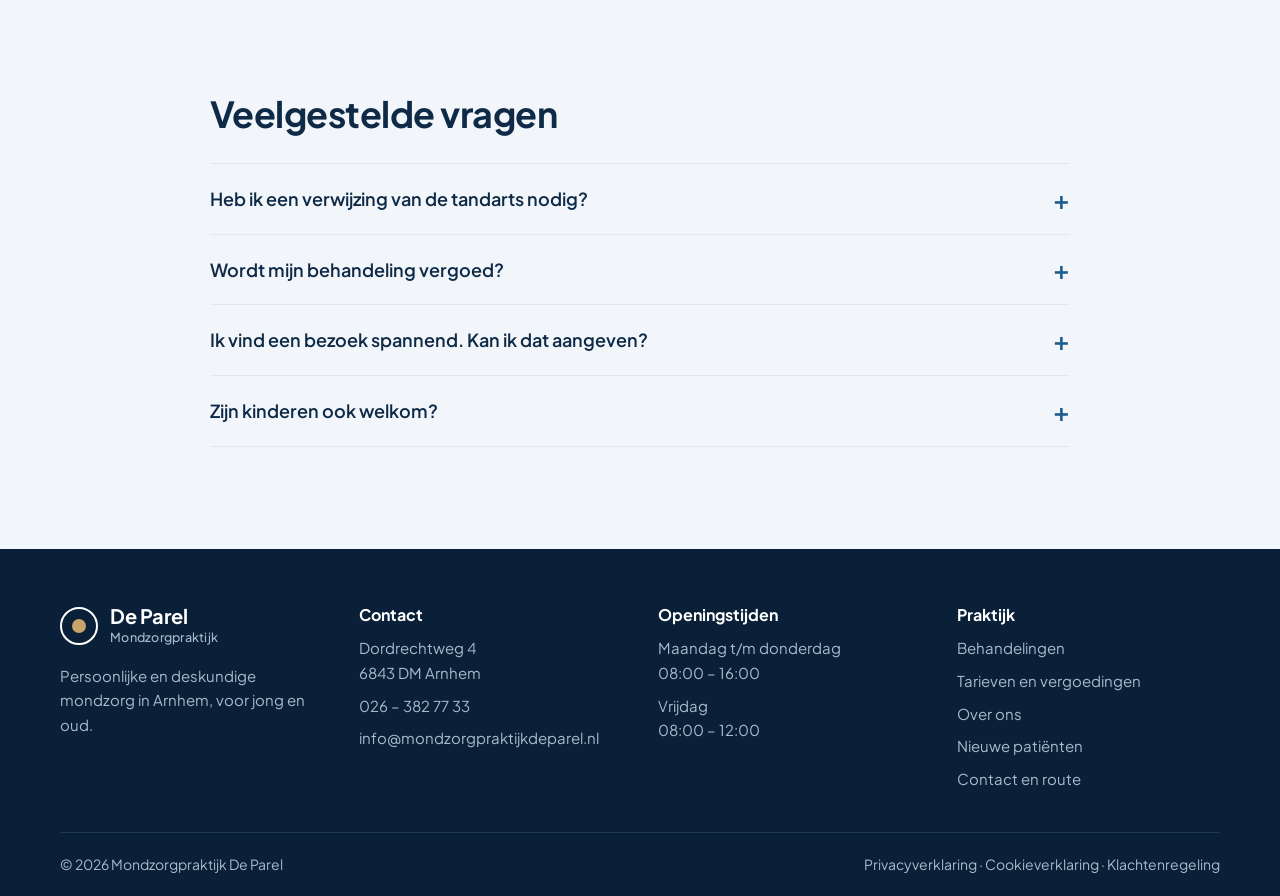
<file: nieuwe-patienten.html>
<!doctype html>
<html lang="nl">
<head>
<meta charset="utf-8">
<meta name="viewport" content="width=device-width, initial-scale=1">
<title>Nieuwe patiënten en afspraak maken | Mondzorgpraktijk De Parel</title>
<meta name="description" content="Nieuwe patiënten zijn welkom bij Mondzorgpraktijk De Parel in Arnhem. Geen verwijzing nodig. Vraag online een afspraak aan of bel 026 – 382 77 33.">
<meta property="og:type" content="website">
<meta property="og:locale" content="nl_NL">
<meta property="og:site_name" content="Mondzorgpraktijk De Parel">
<meta property="og:title" content="Nieuwe patiënten en afspraak maken | Mondzorgpraktijk De Parel">
<meta property="og:description" content="Nieuwe patiënten zijn welkom bij Mondzorgpraktijk De Parel in Arnhem. Geen verwijzing nodig. Vraag online een afspraak aan of bel 026 – 382 77 33.">
<meta name="theme-color" content="#0E2A47">
<link rel="icon" href="favicon.svg" type="image/svg+xml">
<link rel="preload" href="assets/fonts/plus-jakarta-sans-latin-700-normal.woff2" as="font" type="font/woff2" crossorigin>
<link rel="stylesheet" href="assets/style.css">
<script>document.documentElement.classList.add('js')</script>

</head>
<body>
<a class="skip" href="#main">Direct naar inhoud</a>
<aside class="topbar" aria-label="Openingstijden en contact">
  <div class="wrap">
    <div class="group">
      <span class="hide-s"><svg width="15" height="15" viewBox="0 0 24 24" fill="none" stroke="currentColor" stroke-width="2" stroke-linecap="round" stroke-linejoin="round" aria-hidden="true"><circle cx="12" cy="12" r="9"/><path d="M12 7v5l3 2"/></svg>Ma t/m do 08:00 – 16:00 · Vr 08:00 – 12:00</span>
      <span><svg width="15" height="15" viewBox="0 0 24 24" fill="none" stroke="currentColor" stroke-width="2" stroke-linecap="round" stroke-linejoin="round" aria-hidden="true"><path d="M12 22s-7-6.2-7-12a7 7 0 0 1 14 0c0 5.8-7 12-7 12z"/><circle cx="12" cy="10" r="2.5"/></svg>Dordrechtweg 4, Arnhem</span>
    </div>
    <div class="group">
      <a href="tel:+31263827733">026 – 382 77 33</a>
      <a class="hide-m" href="mailto:info@mondzorgpraktijkdeparel.nl">info@mondzorgpraktijkdeparel.nl</a>
    </div>
  </div>
</aside>
<header class="header">
  <div class="wrap">
    <a class="logo" href="index.html" aria-label="Mondzorgpraktijk De Parel, naar de homepage">
      <span class="logo-mark" aria-hidden="true"></span>
      <span class="logo-text"><b>De Parel</b><small>Mondzorgpraktijk</small></span>
    </a>
    <nav class="nav" id="nav" aria-label="Hoofdmenu" hidden>
      <ul>
        <li><a href="index.html">Home</a></li>
        <li><a href="behandelingen.html">Behandelingen</a></li>
        <li><a href="tarieven.html">Tarieven en vergoedingen</a></li>
        <li><a href="over-ons.html">Over ons</a></li>
        <li><a href="nieuwe-patienten.html" aria-current="page">Nieuwe patiënten</a></li>
        <li><a href="contact.html">Contact</a></li>
      </ul>
      <div class="nav-cta"><a class="btn btn-outline" href="tel:+31263827733">Bellen</a><a class="btn btn-primary" href="nieuwe-patienten.html#afspraak">Afspraak maken</a></div>
    </nav>
    <div class="header-cta">
      <a class="btn btn-primary" href="nieuwe-patienten.html#afspraak">Afspraak maken</a>
      <button class="menu-toggle" type="button" aria-expanded="false" aria-controls="nav" aria-label="Menu openen"><svg viewBox="0 0 24 24" fill="none" stroke="currentColor" stroke-width="2" stroke-linecap="round" aria-hidden="true"><path d="M4 7h16M4 12h16M4 17h16"/></svg></button>
    </div>
  </div>
</header>
<main id="main">
<section class="page-head">
  <div class="wrap">
    <nav class="crumbs" aria-label="Kruimelpad"><ol><li><a href="index.html">Home</a></li><li aria-current="page">Nieuwe patiënten</li></ol></nav>
    <h1>Nieuwe patiënten</h1>
    <p class="lead">Nieuwe patiënten zijn van harte welkom bij De Parel. U heeft geen verwijzing van de tandarts nodig.</p>
  </div>
</section>
<section class="section" aria-label="Aanmelden">
  <div class="wrap split top">
    <div class="stack" style="gap:28px">
      <div class="prose">
        <h2>Zo werkt het</h2>
        <p>Aanmelden is eenvoudig. Vul het formulier in of bel ons op <a href="tel:+31263827733">026 – 382 77 33</a>.</p>
      </div>
      <ol class="steps">
        <li><b>Meld u aan</b><p>Via het formulier op deze pagina of telefonisch.</p></li>
        <li><b>We plannen uw afspraak</b><p>We nemen contact met u op om een moment te kiezen dat u goed uitkomt.</p></li>
        <li><b>Kennismaken</b><p>Bij de eerste afspraak nemen we de tijd om naar u te luisteren. Wat vindt u belangrijk, en heeft u klachten of vragen?</p></li>
        <li><b>Uitleg en advies</b><p>We bekijken uw mond, leggen rustig uit wat we zien en bespreken samen welke zorg bij u past.</p></li>
      </ol>
      <div class="box">
        <h3>Neem mee naar uw eerste afspraak</h3>
        <ul class="checklist">
          <li>Een geldig identiteitsbewijs (paspoort, ID-kaart of rijbewijs)</li>
          <li>Uw zorgpas of polisgegevens</li>
          <li>Komt u met uw kind? Neem dan ook het identiteitsbewijs en de zorgpas van uw kind mee.</li>
        </ul>
      </div>
    </div>
    <form class="form" id="afspraak" data-form data-subject="Afspraakaanvraag via de website" data-endpoint="" novalidate aria-labelledby="form-title">
  <h2 id="form-title" style="font-size:24px">Afspraak aanvragen</h2>
  <p class="intro">Velden zonder "optioneel" zijn verplicht.</p>
  <div class="field"><label for="a-naam">Naam</label><input id="a-naam" name="naam" type="text" autocomplete="name" required aria-describedby="a-naam-err"><span class="error" id="a-naam-err"></span></div>
  <div class="field half"><label for="a-geb">Geboortedatum</label><input id="a-geb" name="geboortedatum" type="date" autocomplete="bday" required aria-describedby="a-geb-err"><span class="error" id="a-geb-err"></span></div>
  <div class="field half"><label for="a-tel">Telefoonnummer</label><input id="a-tel" name="telefoon" type="tel" autocomplete="tel" required aria-describedby="a-tel-err"><span class="error" id="a-tel-err"></span></div>
  <div class="field"><label for="a-mail">E-mailadres</label><input id="a-mail" name="email" type="email" autocomplete="email" required aria-describedby="a-mail-err"><span class="error" id="a-mail-err"></span></div>
  <div class="field half"><label for="a-straat">Straat en huisnummer</label><input id="a-straat" name="straat" type="text" autocomplete="street-address" required aria-describedby="a-straat-err"><span class="error" id="a-straat-err"></span></div>
  <div class="field half"><label for="a-pc">Postcode en woonplaats</label><input id="a-pc" name="postcode_woonplaats" type="text" autocomplete="postal-code" required aria-describedby="a-pc-err"><span class="error" id="a-pc-err"></span></div>
  <div class="field"><label for="a-msg">Bericht <span class="opt">(optioneel)</span></label><textarea id="a-msg" name="bericht" aria-describedby="a-msg-hint"></textarea><span class="hint" id="a-msg-hint">Bijvoorbeeld uw voorkeur voor een dag of tijd. Deel hier geen medische gegevens; die bespreken we persoonlijk.</span></div>
  <label class="check" for="a-priv"><input id="a-priv" name="privacy" type="checkbox" required aria-describedby="a-priv-err"><span>Ik ga akkoord met de <a href="privacyverklaring.html">privacyverklaring</a>. We gebruiken uw gegevens alleen om contact met u op te nemen over uw afspraak.</span></label>
  <span class="error" id="a-priv-err" style="grid-column:1/-1"></span>
  <button class="btn btn-primary" type="submit">Afspraak aanvragen</button>
  <p class="status" role="status" aria-live="polite"></p>
</form>
  </div>
</section>

<section class="section bg-tint" aria-labelledby="faq-title">
  <div class="wrap" style="max-width:900px">
    <h2 id="faq-title" style="margin-bottom:28px">Veelgestelde vragen</h2>
    <div class="faq">
      <details><summary>Heb ik een verwijzing van de tandarts nodig?</summary><div class="answer"><p>Nee. U kunt zonder verwijzing bij de mondhygiënist terecht. Meld u aan via het formulier of bel ons.</p></div></details>
      <details><summary>Wordt mijn behandeling vergoed?</summary><div class="answer"><p>Voor kinderen tot 18 jaar wordt mondzorg grotendeels vergoed uit de basisverzekering. Volwassenen hebben een aanvullende tandartsverzekering nodig. Hoeveel er wordt vergoed, hangt af van uw polis.</p><p><a class="link-arrow" href="tarieven.html">Meer over tarieven en vergoedingen</a></p></div></details>
      <details><summary>Ik vind een bezoek spannend. Kan ik dat aangeven?</summary><div class="answer"><p>Ja, graag zelfs. Vertel het ons bij het maken van de afspraak. We nemen de tijd, leggen rustig uit wat we doen en zorgen voor een prettige sfeer.</p></div></details>
      <details><summary>Zijn kinderen ook welkom?</summary><div class="answer"><p>Zeker. We leren kinderen op een prettige en begrijpelijke manier hoe ze goed voor hun gebit kunnen zorgen. Een ouder of verzorger komt mee.</p></div></details>
    </div>
  </div>
</section>
</main>
<footer class="footer">
  <div class="wrap">
    <div class="footer-grid">
      <div class="stack">
        <a class="logo" href="index.html" aria-label="Mondzorgpraktijk De Parel, naar de homepage"><span class="logo-mark" aria-hidden="true"></span><span class="logo-text"><b>De Parel</b><small>Mondzorgpraktijk</small></span></a>
        <p>Persoonlijke en deskundige mondzorg in Arnhem, voor jong en oud.</p>
      </div>
      <div>
        <h2>Contact</h2>
        <ul>
          <li>Dordrechtweg 4<br>6843 DM Arnhem</li>
          <li><a href="tel:+31263827733">026 – 382 77 33</a></li>
          <li><a href="mailto:info@mondzorgpraktijkdeparel.nl">info@mondzorgpraktijkdeparel.nl</a></li>
        </ul>
      </div>
      <div>
        <h2>Openingstijden</h2>
        <ul><li>Maandag t/m donderdag<br>08:00 – 16:00</li><li>Vrijdag<br>08:00 – 12:00</li></ul>
      </div>
      <div>
        <h2>Praktijk</h2>
        <ul>
          <li><a href="behandelingen.html">Behandelingen</a></li>
          <li><a href="tarieven.html">Tarieven en vergoedingen</a></li>
          <li><a href="over-ons.html">Over ons</a></li>
          <li><a href="nieuwe-patienten.html">Nieuwe patiënten</a></li>
          <li><a href="contact.html">Contact en route</a></li>
        </ul>
      </div>
    </div>
    <div class="footer-bottom">
      <span>© <span data-year>2026</span> Mondzorgpraktijk De Parel</span>
      <span><a href="privacyverklaring.html">Privacyverklaring</a> · <a href="cookieverklaring.html">Cookieverklaring</a> · <a href="klachtenregeling.html">Klachtenregeling</a></span>
    </div>
  </div>
</footer>
<div class="mobile-bar">
  <a class="btn btn-outline" href="tel:+31263827733"><svg viewBox="0 0 24 24" fill="none" stroke="currentColor" stroke-width="2" stroke-linecap="round" stroke-linejoin="round" aria-hidden="true"><path d="M22 16.9v3a2 2 0 0 1-2.2 2 19.8 19.8 0 0 1-8.6-3.1 19.5 19.5 0 0 1-6-6A19.8 19.8 0 0 1 2.1 4.2 2 2 0 0 1 4.1 2h3a2 2 0 0 1 2 1.7c.1.9.4 1.8.7 2.7a2 2 0 0 1-.5 2.1L8 9.8a16 16 0 0 0 6 6l1.3-1.3a2 2 0 0 1 2.1-.4c.9.3 1.8.6 2.7.7a2 2 0 0 1 1.7 2z"/></svg>Bellen</a>
  <a class="btn btn-primary" href="nieuwe-patienten.html#afspraak">Afspraak maken</a>
</div>
<script src="assets/main.js" defer></script>
</body>
</html>
</file>
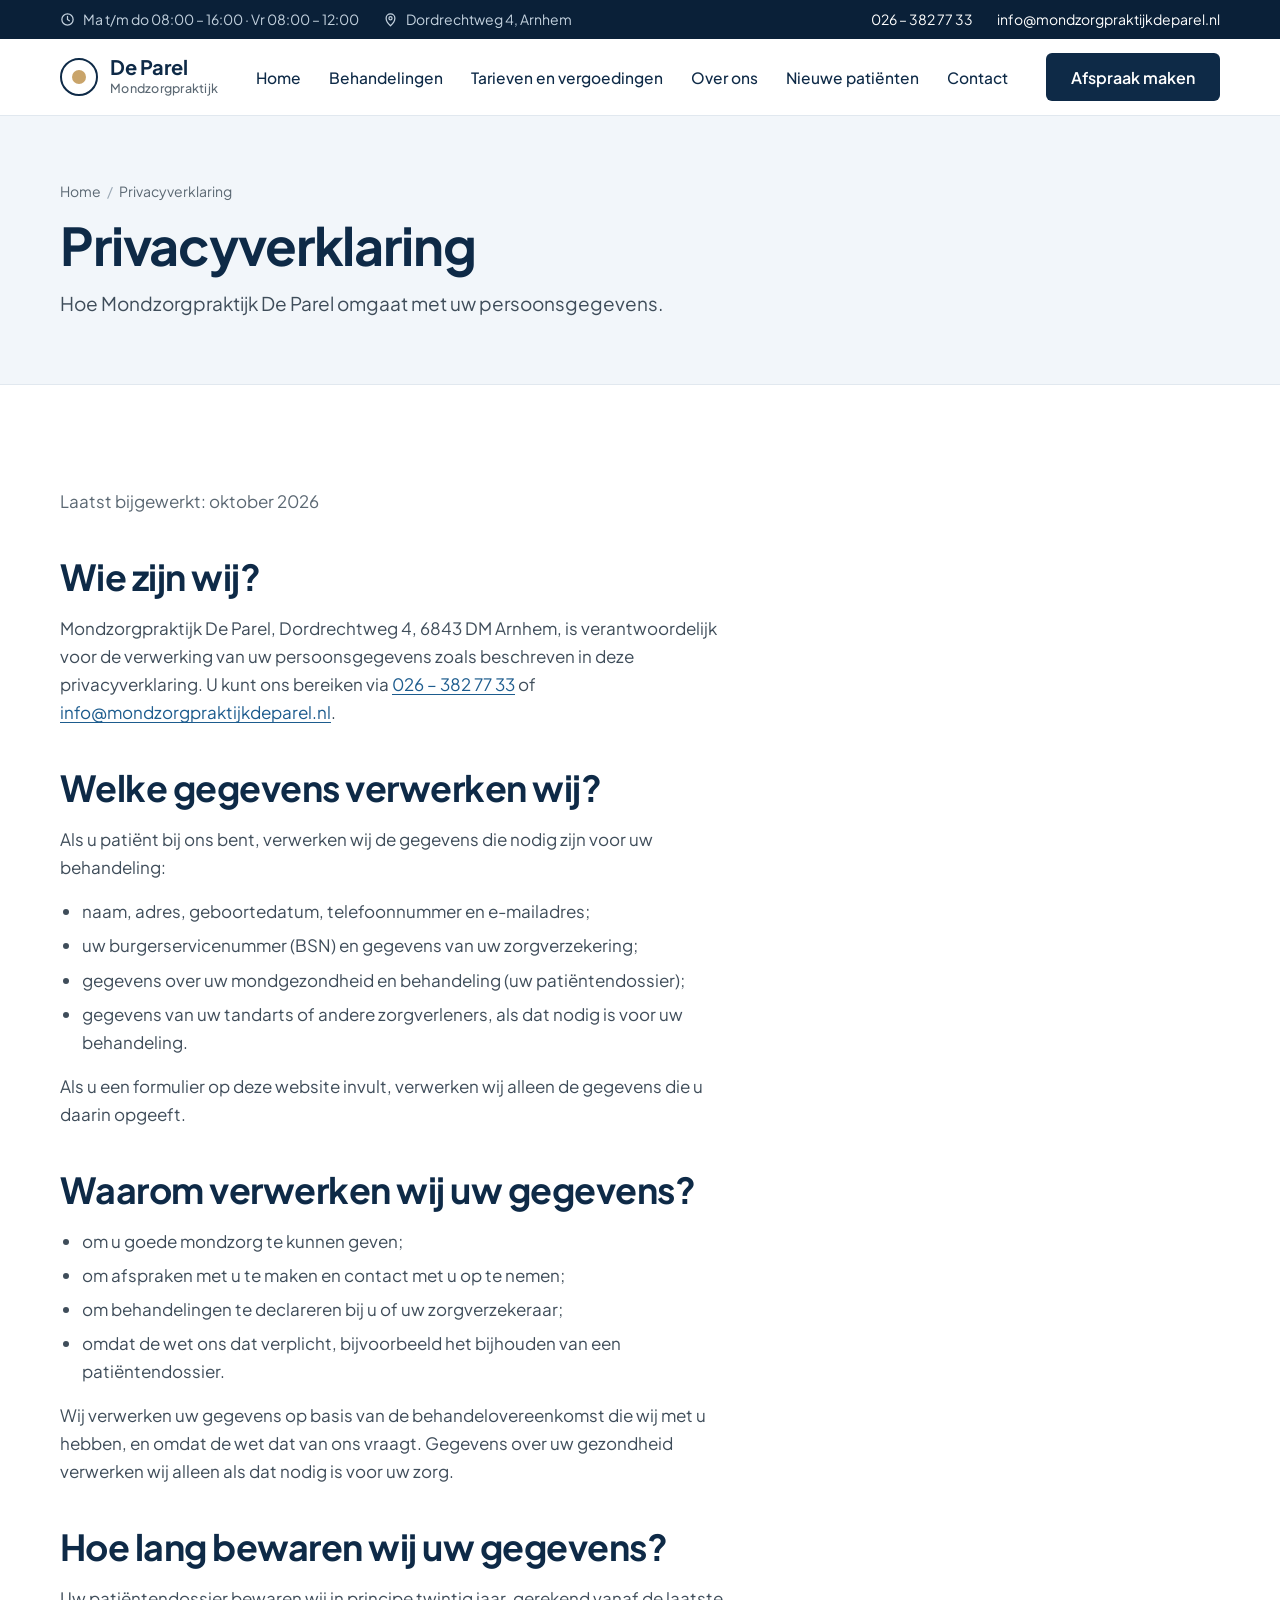
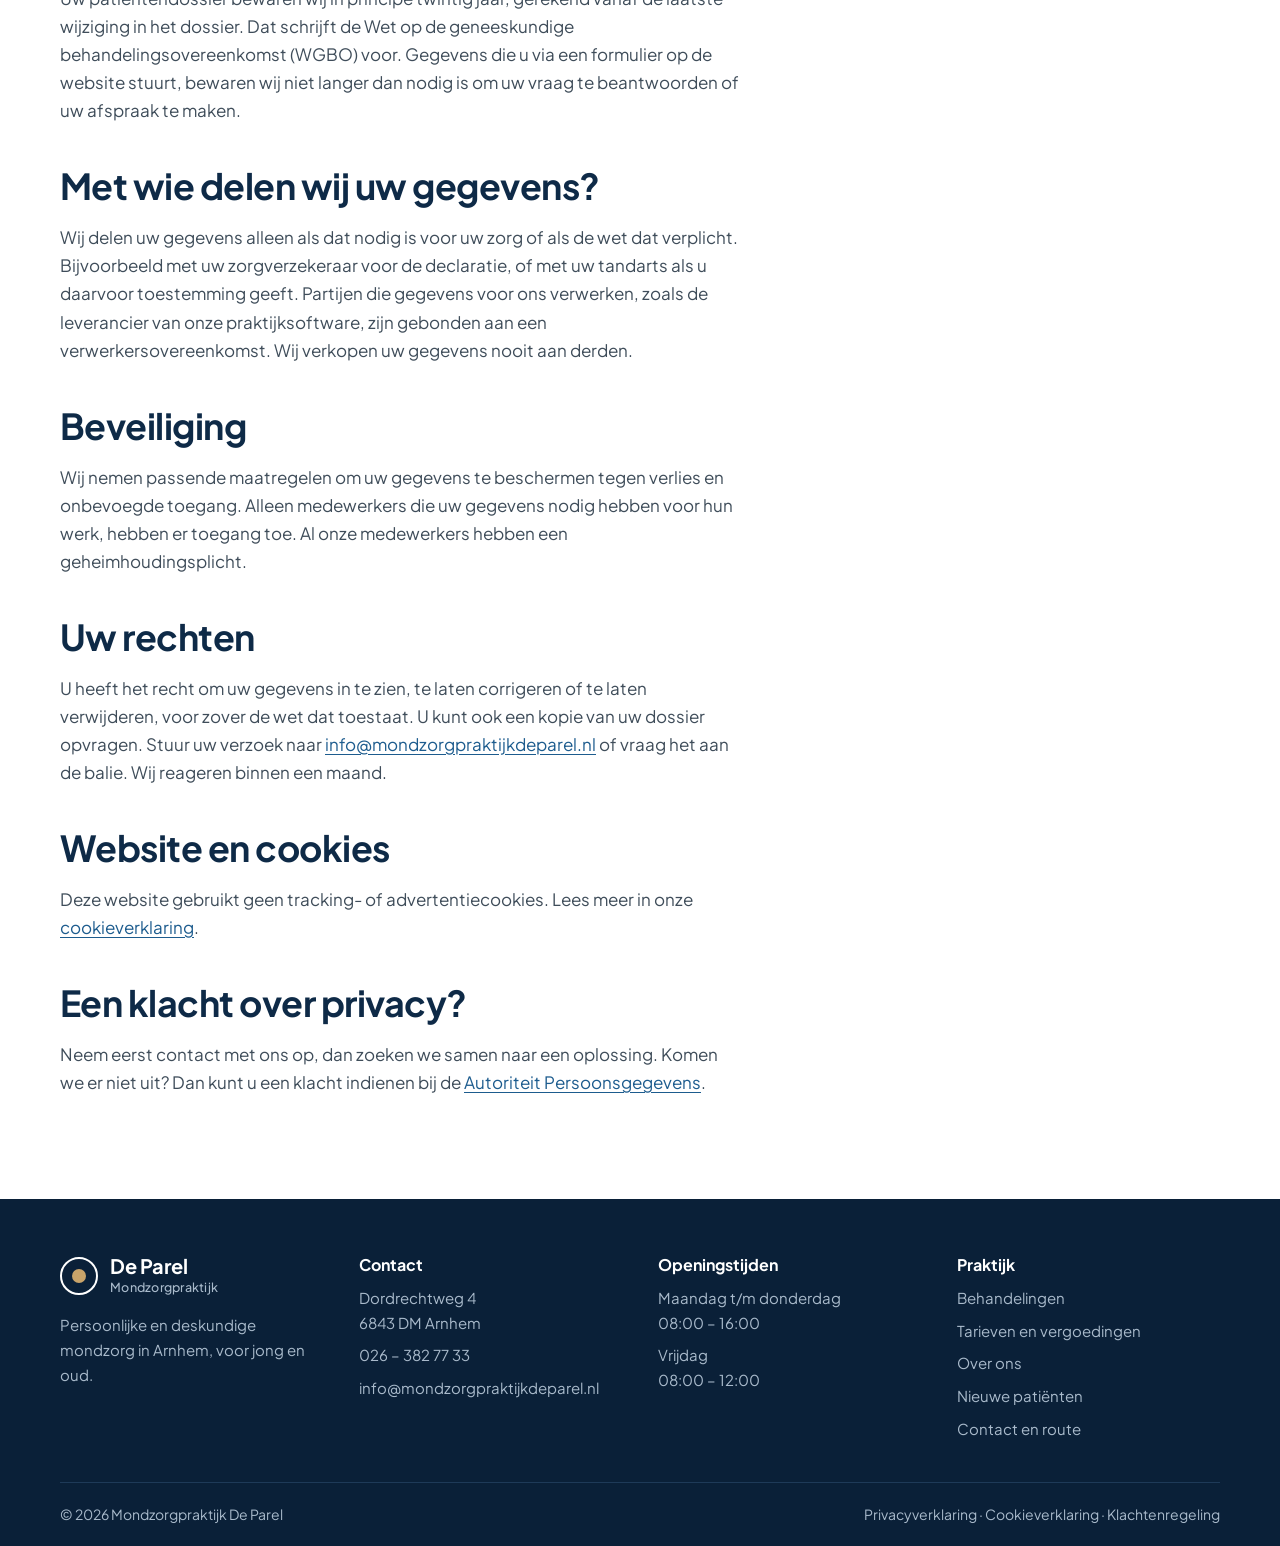
<file: privacyverklaring.html>
<!doctype html>
<html lang="nl">
<head>
<meta charset="utf-8">
<meta name="viewport" content="width=device-width, initial-scale=1">
<title>Privacyverklaring | Mondzorgpraktijk De Parel</title>
<meta name="description" content="Privacyverklaring van Mondzorgpraktijk De Parel in Arnhem: welke gegevens we verwerken, waarom en wat uw rechten zijn.">
<meta property="og:type" content="website">
<meta property="og:locale" content="nl_NL">
<meta property="og:site_name" content="Mondzorgpraktijk De Parel">
<meta property="og:title" content="Privacyverklaring | Mondzorgpraktijk De Parel">
<meta property="og:description" content="Privacyverklaring van Mondzorgpraktijk De Parel in Arnhem: welke gegevens we verwerken, waarom en wat uw rechten zijn.">
<meta name="theme-color" content="#0E2A47">
<link rel="icon" href="favicon.svg" type="image/svg+xml">
<link rel="preload" href="assets/fonts/plus-jakarta-sans-latin-700-normal.woff2" as="font" type="font/woff2" crossorigin>
<link rel="stylesheet" href="assets/style.css">
<script>document.documentElement.classList.add('js')</script>

</head>
<body>
<a class="skip" href="#main">Direct naar inhoud</a>
<aside class="topbar" aria-label="Openingstijden en contact">
  <div class="wrap">
    <div class="group">
      <span class="hide-s"><svg width="15" height="15" viewBox="0 0 24 24" fill="none" stroke="currentColor" stroke-width="2" stroke-linecap="round" stroke-linejoin="round" aria-hidden="true"><circle cx="12" cy="12" r="9"/><path d="M12 7v5l3 2"/></svg>Ma t/m do 08:00 – 16:00 · Vr 08:00 – 12:00</span>
      <span><svg width="15" height="15" viewBox="0 0 24 24" fill="none" stroke="currentColor" stroke-width="2" stroke-linecap="round" stroke-linejoin="round" aria-hidden="true"><path d="M12 22s-7-6.2-7-12a7 7 0 0 1 14 0c0 5.8-7 12-7 12z"/><circle cx="12" cy="10" r="2.5"/></svg>Dordrechtweg 4, Arnhem</span>
    </div>
    <div class="group">
      <a href="tel:+31263827733">026 – 382 77 33</a>
      <a class="hide-m" href="mailto:info@mondzorgpraktijkdeparel.nl">info@mondzorgpraktijkdeparel.nl</a>
    </div>
  </div>
</aside>
<header class="header">
  <div class="wrap">
    <a class="logo" href="index.html" aria-label="Mondzorgpraktijk De Parel, naar de homepage">
      <span class="logo-mark" aria-hidden="true"></span>
      <span class="logo-text"><b>De Parel</b><small>Mondzorgpraktijk</small></span>
    </a>
    <nav class="nav" id="nav" aria-label="Hoofdmenu" hidden>
      <ul>
        <li><a href="index.html">Home</a></li>
        <li><a href="behandelingen.html">Behandelingen</a></li>
        <li><a href="tarieven.html">Tarieven en vergoedingen</a></li>
        <li><a href="over-ons.html">Over ons</a></li>
        <li><a href="nieuwe-patienten.html">Nieuwe patiënten</a></li>
        <li><a href="contact.html">Contact</a></li>
      </ul>
      <div class="nav-cta"><a class="btn btn-outline" href="tel:+31263827733">Bellen</a><a class="btn btn-primary" href="nieuwe-patienten.html#afspraak">Afspraak maken</a></div>
    </nav>
    <div class="header-cta">
      <a class="btn btn-primary" href="nieuwe-patienten.html#afspraak">Afspraak maken</a>
      <button class="menu-toggle" type="button" aria-expanded="false" aria-controls="nav" aria-label="Menu openen"><svg viewBox="0 0 24 24" fill="none" stroke="currentColor" stroke-width="2" stroke-linecap="round" aria-hidden="true"><path d="M4 7h16M4 12h16M4 17h16"/></svg></button>
    </div>
  </div>
</header>
<main id="main">
<section class="page-head">
  <div class="wrap">
    <nav class="crumbs" aria-label="Kruimelpad"><ol><li><a href="index.html">Home</a></li><li aria-current="page">Privacyverklaring</li></ol></nav>
    <h1>Privacyverklaring</h1>
    <p class="lead">Hoe Mondzorgpraktijk De Parel omgaat met uw persoonsgegevens.</p>
  </div>
</section>
<section class="section" aria-label="Privacyverklaring">
  <div class="wrap"><div class="prose">
<p class="muted">Laatst bijgewerkt: oktober 2026</p>
<h2>Wie zijn wij?</h2>
<p>Mondzorgpraktijk De Parel, Dordrechtweg 4, 6843 DM Arnhem, is verantwoordelijk voor de verwerking van uw persoonsgegevens zoals beschreven in deze privacyverklaring. U kunt ons bereiken via <a href="tel:+31263827733">026 – 382 77 33</a> of <a href="mailto:info@mondzorgpraktijkdeparel.nl">info@mondzorgpraktijkdeparel.nl</a>.</p>

<h2>Welke gegevens verwerken wij?</h2>
<p>Als u patiënt bij ons bent, verwerken wij de gegevens die nodig zijn voor uw behandeling:</p>
<ul>
  <li>naam, adres, geboortedatum, telefoonnummer en e-mailadres;</li>
  <li>uw burgerservicenummer (BSN) en gegevens van uw zorgverzekering;</li>
  <li>gegevens over uw mondgezondheid en behandeling (uw patiëntendossier);</li>
  <li>gegevens van uw tandarts of andere zorgverleners, als dat nodig is voor uw behandeling.</li>
</ul>
<p>Als u een formulier op deze website invult, verwerken wij alleen de gegevens die u daarin opgeeft.</p>

<h2>Waarom verwerken wij uw gegevens?</h2>
<ul>
  <li>om u goede mondzorg te kunnen geven;</li>
  <li>om afspraken met u te maken en contact met u op te nemen;</li>
  <li>om behandelingen te declareren bij u of uw zorgverzekeraar;</li>
  <li>omdat de wet ons dat verplicht, bijvoorbeeld het bijhouden van een patiëntendossier.</li>
</ul>
<p>Wij verwerken uw gegevens op basis van de behandelovereenkomst die wij met u hebben, en omdat de wet dat van ons vraagt. Gegevens over uw gezondheid verwerken wij alleen als dat nodig is voor uw zorg.</p>

<h2>Hoe lang bewaren wij uw gegevens?</h2>
<p>Uw patiëntendossier bewaren wij in principe twintig jaar, gerekend vanaf de laatste wijziging in het dossier. Dat schrijft de Wet op de geneeskundige behandelingsovereenkomst (WGBO) voor. Gegevens die u via een formulier op de website stuurt, bewaren wij niet langer dan nodig is om uw vraag te beantwoorden of uw afspraak te maken.</p>

<h2>Met wie delen wij uw gegevens?</h2>
<p>Wij delen uw gegevens alleen als dat nodig is voor uw zorg of als de wet dat verplicht. Bijvoorbeeld met uw zorgverzekeraar voor de declaratie, of met uw tandarts als u daarvoor toestemming geeft. Partijen die gegevens voor ons verwerken, zoals de leverancier van onze praktijksoftware, zijn gebonden aan een verwerkersovereenkomst. Wij verkopen uw gegevens nooit aan derden.</p>

<h2>Beveiliging</h2>
<p>Wij nemen passende maatregelen om uw gegevens te beschermen tegen verlies en onbevoegde toegang. Alleen medewerkers die uw gegevens nodig hebben voor hun werk, hebben er toegang toe. Al onze medewerkers hebben een geheimhoudingsplicht.</p>

<h2>Uw rechten</h2>
<p>U heeft het recht om uw gegevens in te zien, te laten corrigeren of te laten verwijderen, voor zover de wet dat toestaat. U kunt ook een kopie van uw dossier opvragen. Stuur uw verzoek naar <a href="mailto:info@mondzorgpraktijkdeparel.nl">info@mondzorgpraktijkdeparel.nl</a> of vraag het aan de balie. Wij reageren binnen een maand.</p>

<h2>Website en cookies</h2>
<p>Deze website gebruikt geen tracking- of advertentiecookies. Lees meer in onze <a href="cookieverklaring.html">cookieverklaring</a>.</p>

<h2>Een klacht over privacy?</h2>
<p>Neem eerst contact met ons op, dan zoeken we samen naar een oplossing. Komen we er niet uit? Dan kunt u een klacht indienen bij de <a href="https://www.autoriteitpersoonsgegevens.nl" target="_blank" rel="noopener">Autoriteit Persoonsgegevens<span class="sr-only"> (nieuw venster)</span></a>.</p>
</div></div>
</section>
</main>
<footer class="footer">
  <div class="wrap">
    <div class="footer-grid">
      <div class="stack">
        <a class="logo" href="index.html" aria-label="Mondzorgpraktijk De Parel, naar de homepage"><span class="logo-mark" aria-hidden="true"></span><span class="logo-text"><b>De Parel</b><small>Mondzorgpraktijk</small></span></a>
        <p>Persoonlijke en deskundige mondzorg in Arnhem, voor jong en oud.</p>
      </div>
      <div>
        <h2>Contact</h2>
        <ul>
          <li>Dordrechtweg 4<br>6843 DM Arnhem</li>
          <li><a href="tel:+31263827733">026 – 382 77 33</a></li>
          <li><a href="mailto:info@mondzorgpraktijkdeparel.nl">info@mondzorgpraktijkdeparel.nl</a></li>
        </ul>
      </div>
      <div>
        <h2>Openingstijden</h2>
        <ul><li>Maandag t/m donderdag<br>08:00 – 16:00</li><li>Vrijdag<br>08:00 – 12:00</li></ul>
      </div>
      <div>
        <h2>Praktijk</h2>
        <ul>
          <li><a href="behandelingen.html">Behandelingen</a></li>
          <li><a href="tarieven.html">Tarieven en vergoedingen</a></li>
          <li><a href="over-ons.html">Over ons</a></li>
          <li><a href="nieuwe-patienten.html">Nieuwe patiënten</a></li>
          <li><a href="contact.html">Contact en route</a></li>
        </ul>
      </div>
    </div>
    <div class="footer-bottom">
      <span>© <span data-year>2026</span> Mondzorgpraktijk De Parel</span>
      <span><a href="privacyverklaring.html">Privacyverklaring</a> · <a href="cookieverklaring.html">Cookieverklaring</a> · <a href="klachtenregeling.html">Klachtenregeling</a></span>
    </div>
  </div>
</footer>
<div class="mobile-bar">
  <a class="btn btn-outline" href="tel:+31263827733"><svg viewBox="0 0 24 24" fill="none" stroke="currentColor" stroke-width="2" stroke-linecap="round" stroke-linejoin="round" aria-hidden="true"><path d="M22 16.9v3a2 2 0 0 1-2.2 2 19.8 19.8 0 0 1-8.6-3.1 19.5 19.5 0 0 1-6-6A19.8 19.8 0 0 1 2.1 4.2 2 2 0 0 1 4.1 2h3a2 2 0 0 1 2 1.7c.1.9.4 1.8.7 2.7a2 2 0 0 1-.5 2.1L8 9.8a16 16 0 0 0 6 6l1.3-1.3a2 2 0 0 1 2.1-.4c.9.3 1.8.6 2.7.7a2 2 0 0 1 1.7 2z"/></svg>Bellen</a>
  <a class="btn btn-primary" href="nieuwe-patienten.html#afspraak">Afspraak maken</a>
</div>
<script src="assets/main.js" defer></script>
</body>
</html>
</file>
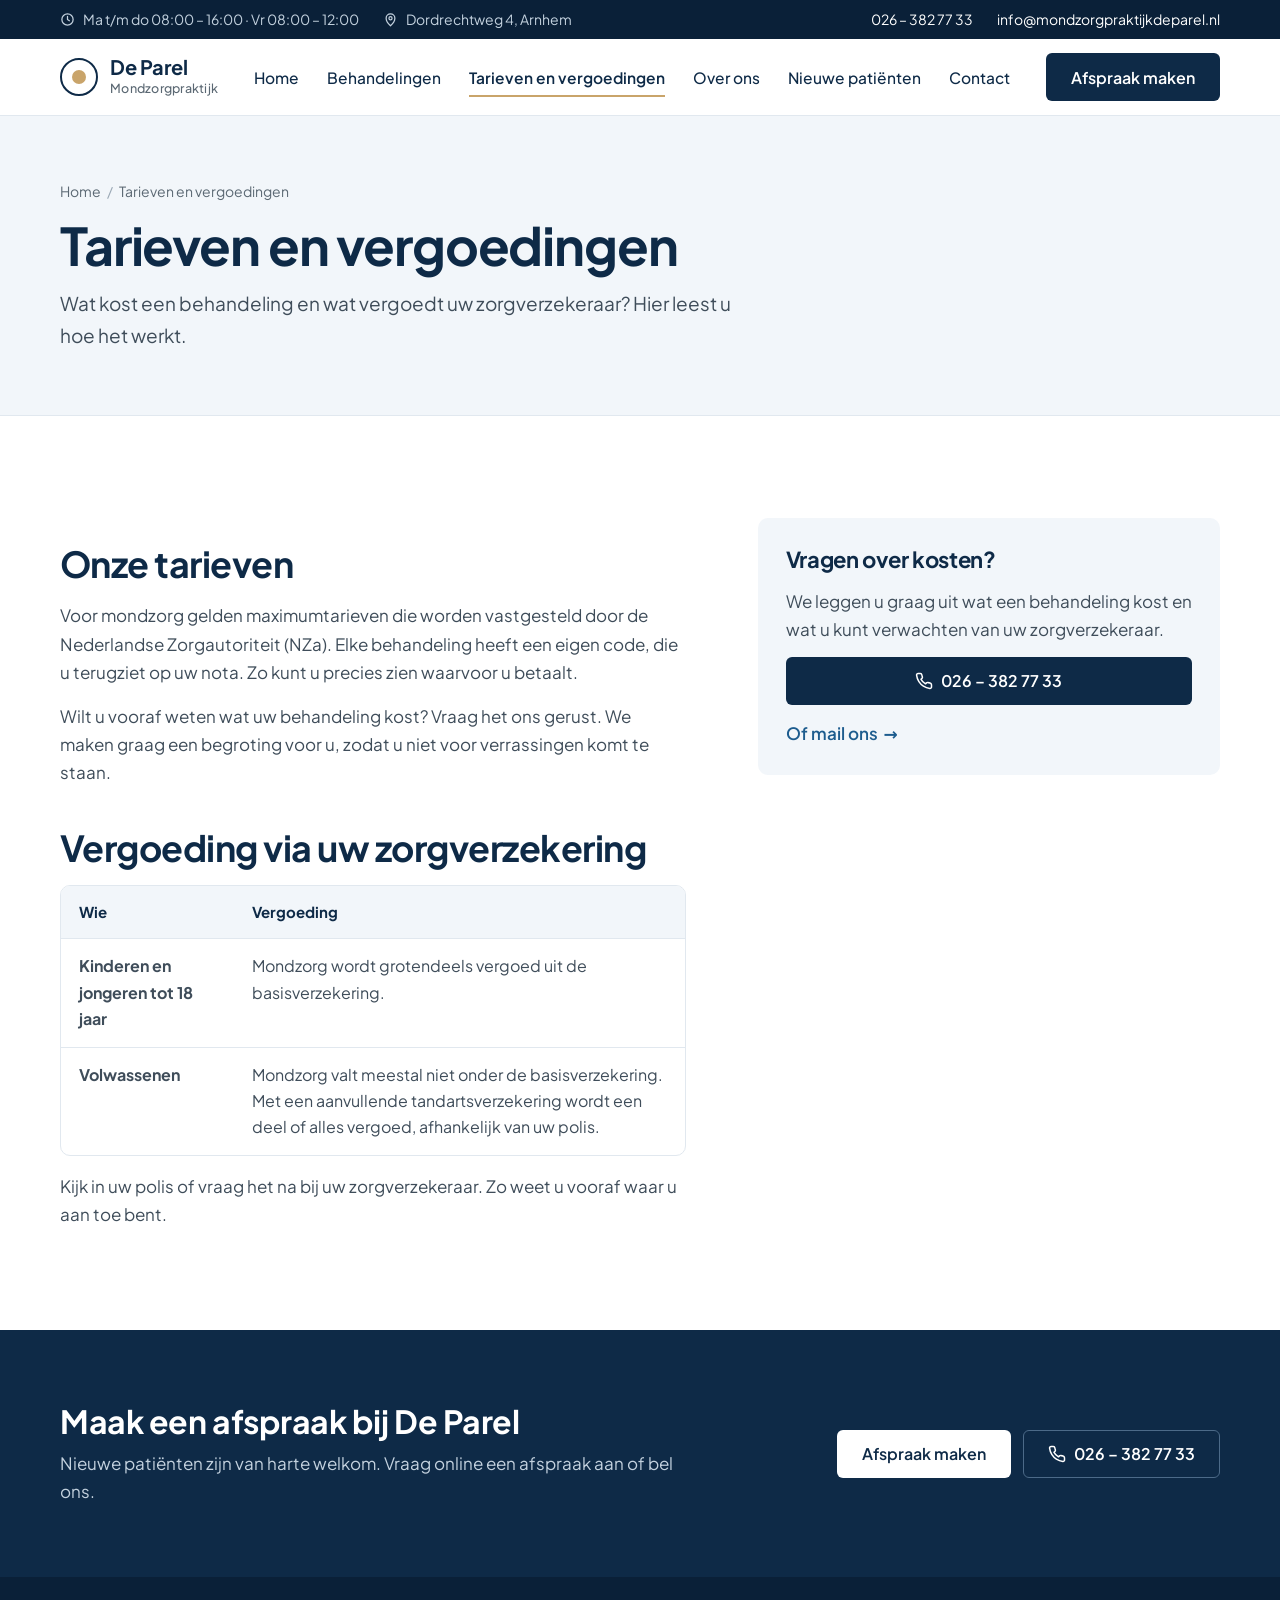
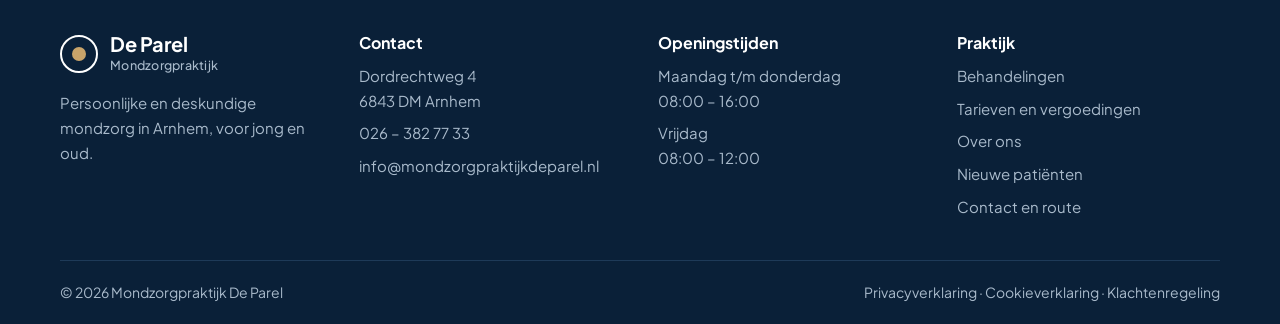
<file: tarieven.html>
<!doctype html>
<html lang="nl">
<head>
<meta charset="utf-8">
<meta name="viewport" content="width=device-width, initial-scale=1">
<title>Tarieven en vergoedingen | Mondzorgpraktijk De Parel</title>
<meta name="description" content="Tarieven en vergoedingen bij Mondzorgpraktijk De Parel in Arnhem. De tarieven zijn vastgesteld door de NZa. Lees wat uw zorgverzekering vergoedt.">
<meta property="og:type" content="website">
<meta property="og:locale" content="nl_NL">
<meta property="og:site_name" content="Mondzorgpraktijk De Parel">
<meta property="og:title" content="Tarieven en vergoedingen | Mondzorgpraktijk De Parel">
<meta property="og:description" content="Tarieven en vergoedingen bij Mondzorgpraktijk De Parel in Arnhem. De tarieven zijn vastgesteld door de NZa. Lees wat uw zorgverzekering vergoedt.">
<meta name="theme-color" content="#0E2A47">
<link rel="icon" href="favicon.svg" type="image/svg+xml">
<link rel="preload" href="assets/fonts/plus-jakarta-sans-latin-700-normal.woff2" as="font" type="font/woff2" crossorigin>
<link rel="stylesheet" href="assets/style.css">
<script>document.documentElement.classList.add('js')</script>

</head>
<body>
<a class="skip" href="#main">Direct naar inhoud</a>
<aside class="topbar" aria-label="Openingstijden en contact">
  <div class="wrap">
    <div class="group">
      <span class="hide-s"><svg width="15" height="15" viewBox="0 0 24 24" fill="none" stroke="currentColor" stroke-width="2" stroke-linecap="round" stroke-linejoin="round" aria-hidden="true"><circle cx="12" cy="12" r="9"/><path d="M12 7v5l3 2"/></svg>Ma t/m do 08:00 – 16:00 · Vr 08:00 – 12:00</span>
      <span><svg width="15" height="15" viewBox="0 0 24 24" fill="none" stroke="currentColor" stroke-width="2" stroke-linecap="round" stroke-linejoin="round" aria-hidden="true"><path d="M12 22s-7-6.2-7-12a7 7 0 0 1 14 0c0 5.8-7 12-7 12z"/><circle cx="12" cy="10" r="2.5"/></svg>Dordrechtweg 4, Arnhem</span>
    </div>
    <div class="group">
      <a href="tel:+31263827733">026 – 382 77 33</a>
      <a class="hide-m" href="mailto:info@mondzorgpraktijkdeparel.nl">info@mondzorgpraktijkdeparel.nl</a>
    </div>
  </div>
</aside>
<header class="header">
  <div class="wrap">
    <a class="logo" href="index.html" aria-label="Mondzorgpraktijk De Parel, naar de homepage">
      <span class="logo-mark" aria-hidden="true"></span>
      <span class="logo-text"><b>De Parel</b><small>Mondzorgpraktijk</small></span>
    </a>
    <nav class="nav" id="nav" aria-label="Hoofdmenu" hidden>
      <ul>
        <li><a href="index.html">Home</a></li>
        <li><a href="behandelingen.html">Behandelingen</a></li>
        <li><a href="tarieven.html" aria-current="page">Tarieven en vergoedingen</a></li>
        <li><a href="over-ons.html">Over ons</a></li>
        <li><a href="nieuwe-patienten.html">Nieuwe patiënten</a></li>
        <li><a href="contact.html">Contact</a></li>
      </ul>
      <div class="nav-cta"><a class="btn btn-outline" href="tel:+31263827733">Bellen</a><a class="btn btn-primary" href="nieuwe-patienten.html#afspraak">Afspraak maken</a></div>
    </nav>
    <div class="header-cta">
      <a class="btn btn-primary" href="nieuwe-patienten.html#afspraak">Afspraak maken</a>
      <button class="menu-toggle" type="button" aria-expanded="false" aria-controls="nav" aria-label="Menu openen"><svg viewBox="0 0 24 24" fill="none" stroke="currentColor" stroke-width="2" stroke-linecap="round" aria-hidden="true"><path d="M4 7h16M4 12h16M4 17h16"/></svg></button>
    </div>
  </div>
</header>
<main id="main">
<section class="page-head">
  <div class="wrap">
    <nav class="crumbs" aria-label="Kruimelpad"><ol><li><a href="index.html">Home</a></li><li aria-current="page">Tarieven en vergoedingen</li></ol></nav>
    <h1>Tarieven en vergoedingen</h1>
    <p class="lead">Wat kost een behandeling en wat vergoedt uw zorgverzekeraar? Hier leest u hoe het werkt.</p>
  </div>
</section>
<section class="section" aria-label="Tarieven en vergoedingen">
  <div class="wrap split top wide-left">
    <div class="prose">
      <h2>Onze tarieven</h2>
      <p>Voor mondzorg gelden maximumtarieven die worden vastgesteld door de Nederlandse Zorgautoriteit (NZa). Elke behandeling heeft een eigen code, die u terugziet op uw nota. Zo kunt u precies zien waarvoor u betaalt.</p>
      <p>Wilt u vooraf weten wat uw behandeling kost? Vraag het ons gerust. We maken graag een begroting voor u, zodat u niet voor verrassingen komt te staan.</p>

      <h2>Vergoeding via uw zorgverzekering</h2>
      <div class="table-wrap">
        <table>
          <thead><tr><th scope="col">Wie</th><th scope="col">Vergoeding</th></tr></thead>
          <tbody>
            <tr><td><b>Kinderen en jongeren tot 18 jaar</b></td><td>Mondzorg wordt grotendeels vergoed uit de basisverzekering.</td></tr>
            <tr><td><b>Volwassenen</b></td><td>Mondzorg valt meestal niet onder de basisverzekering. Met een aanvullende tandartsverzekering wordt een deel of alles vergoed, afhankelijk van uw polis.</td></tr>
          </tbody>
        </table>
      </div>
      <p>Kijk in uw polis of vraag het na bij uw zorgverzekeraar. Zo weet u vooraf waar u aan toe bent.</p>
    </div>
    <div class="box" role="region" aria-labelledby="vraag-title">
      <h2 id="vraag-title" style="font-size:22px">Vragen over kosten?</h2>
      <p>We leggen u graag uit wat een behandeling kost en wat u kunt verwachten van uw zorgverzekeraar.</p>
      <a class="btn btn-primary" href="tel:+31263827733"><svg viewBox="0 0 24 24" fill="none" stroke="currentColor" stroke-width="2" stroke-linecap="round" stroke-linejoin="round" aria-hidden="true"><path d="M22 16.9v3a2 2 0 0 1-2.2 2 19.8 19.8 0 0 1-8.6-3.1 19.5 19.5 0 0 1-6-6A19.8 19.8 0 0 1 2.1 4.2 2 2 0 0 1 4.1 2h3a2 2 0 0 1 2 1.7c.1.9.4 1.8.7 2.7a2 2 0 0 1-.5 2.1L8 9.8a16 16 0 0 0 6 6l1.3-1.3a2 2 0 0 1 2.1-.4c.9.3 1.8.6 2.7.7a2 2 0 0 1 1.7 2z"/></svg>026 – 382 77 33</a>
      <a class="link-arrow" href="mailto:info@mondzorgpraktijkdeparel.nl">Of mail ons</a>
    </div>
  </div>
</section>
<section class="cta" aria-labelledby="cta-title">
  <div class="wrap">
    <div class="stack">
      <h2 id="cta-title">Maak een afspraak bij De Parel</h2>
      <p>Nieuwe patiënten zijn van harte welkom. Vraag online een afspraak aan of bel ons.</p>
    </div>
    <div class="btn-row">
      <a class="btn btn-light" href="nieuwe-patienten.html#afspraak">Afspraak maken</a>
      <a class="btn btn-ghost-light" href="tel:+31263827733"><svg viewBox="0 0 24 24" fill="none" stroke="currentColor" stroke-width="2" stroke-linecap="round" stroke-linejoin="round" aria-hidden="true"><path d="M22 16.9v3a2 2 0 0 1-2.2 2 19.8 19.8 0 0 1-8.6-3.1 19.5 19.5 0 0 1-6-6A19.8 19.8 0 0 1 2.1 4.2 2 2 0 0 1 4.1 2h3a2 2 0 0 1 2 1.7c.1.9.4 1.8.7 2.7a2 2 0 0 1-.5 2.1L8 9.8a16 16 0 0 0 6 6l1.3-1.3a2 2 0 0 1 2.1-.4c.9.3 1.8.6 2.7.7a2 2 0 0 1 1.7 2z"/></svg>026 – 382 77 33</a>
    </div>
  </div>
</section>
</main>
<footer class="footer">
  <div class="wrap">
    <div class="footer-grid">
      <div class="stack">
        <a class="logo" href="index.html" aria-label="Mondzorgpraktijk De Parel, naar de homepage"><span class="logo-mark" aria-hidden="true"></span><span class="logo-text"><b>De Parel</b><small>Mondzorgpraktijk</small></span></a>
        <p>Persoonlijke en deskundige mondzorg in Arnhem, voor jong en oud.</p>
      </div>
      <div>
        <h2>Contact</h2>
        <ul>
          <li>Dordrechtweg 4<br>6843 DM Arnhem</li>
          <li><a href="tel:+31263827733">026 – 382 77 33</a></li>
          <li><a href="mailto:info@mondzorgpraktijkdeparel.nl">info@mondzorgpraktijkdeparel.nl</a></li>
        </ul>
      </div>
      <div>
        <h2>Openingstijden</h2>
        <ul><li>Maandag t/m donderdag<br>08:00 – 16:00</li><li>Vrijdag<br>08:00 – 12:00</li></ul>
      </div>
      <div>
        <h2>Praktijk</h2>
        <ul>
          <li><a href="behandelingen.html">Behandelingen</a></li>
          <li><a href="tarieven.html">Tarieven en vergoedingen</a></li>
          <li><a href="over-ons.html">Over ons</a></li>
          <li><a href="nieuwe-patienten.html">Nieuwe patiënten</a></li>
          <li><a href="contact.html">Contact en route</a></li>
        </ul>
      </div>
    </div>
    <div class="footer-bottom">
      <span>© <span data-year>2026</span> Mondzorgpraktijk De Parel</span>
      <span><a href="privacyverklaring.html">Privacyverklaring</a> · <a href="cookieverklaring.html">Cookieverklaring</a> · <a href="klachtenregeling.html">Klachtenregeling</a></span>
    </div>
  </div>
</footer>
<div class="mobile-bar">
  <a class="btn btn-outline" href="tel:+31263827733"><svg viewBox="0 0 24 24" fill="none" stroke="currentColor" stroke-width="2" stroke-linecap="round" stroke-linejoin="round" aria-hidden="true"><path d="M22 16.9v3a2 2 0 0 1-2.2 2 19.8 19.8 0 0 1-8.6-3.1 19.5 19.5 0 0 1-6-6A19.8 19.8 0 0 1 2.1 4.2 2 2 0 0 1 4.1 2h3a2 2 0 0 1 2 1.7c.1.9.4 1.8.7 2.7a2 2 0 0 1-.5 2.1L8 9.8a16 16 0 0 0 6 6l1.3-1.3a2 2 0 0 1 2.1-.4c.9.3 1.8.6 2.7.7a2 2 0 0 1 1.7 2z"/></svg>Bellen</a>
  <a class="btn btn-primary" href="nieuwe-patienten.html#afspraak">Afspraak maken</a>
</div>
<script src="assets/main.js" defer></script>
</body>
</html>
</file>
<file: assets/style.css>
/* Mondzorgpraktijk De Parel — huisstijl
   Kleur: navy + wit + lichtblauw, parelgoud als klein accent.
   Font: Plus Jakarta Sans (één familie, verschillende gewichten). */
/* Lettertype: lokaal gehost (geen verbinding met Google nodig) */
@font-face{font-family:"Plus Jakarta Sans";font-style:normal;font-weight:400;font-display:swap;src:url("fonts/plus-jakarta-sans-latin-400-normal.woff2") format("woff2")}
@font-face{font-family:"Plus Jakarta Sans";font-style:normal;font-weight:500;font-display:swap;src:url("fonts/plus-jakarta-sans-latin-500-normal.woff2") format("woff2")}
@font-face{font-family:"Plus Jakarta Sans";font-style:normal;font-weight:600;font-display:swap;src:url("fonts/plus-jakarta-sans-latin-600-normal.woff2") format("woff2")}
@font-face{font-family:"Plus Jakarta Sans";font-style:normal;font-weight:700;font-display:swap;src:url("fonts/plus-jakarta-sans-latin-700-normal.woff2") format("woff2")}
:root{
  --navy:#0E2A47; --navy-2:#0A2038; --navy-3:#163A60;
  --blue:#1D5C8E; --tint:#F2F6FA; --tint-2:#E3EBF3; --sand:#EFEAE2;
  --text:#3F4D5A; --muted:#5B6873; --line:#E1E8EF; --input:#8A9AAA;
  --white:#FFFFFF; --accent:#C9A46A; --error:#A23B2A; --ok:#1F6B4A;
  --font:"Plus Jakarta Sans", system-ui, -apple-system, "Segoe UI", Roboto, sans-serif;
  --fs-body:17px; --fs-sm:15px;
  --r:10px; --r-sm:6px;
  --max:1200px; --header-h:76px;
  --sp-section:clamp(64px, 8vw, 104px);
  --shadow:0 1px 2px rgba(14,42,71,.04), 0 10px 30px rgba(14,42,71,.07);
}
*,*::before,*::after{box-sizing:border-box}
html{scroll-behavior:smooth;scroll-padding-top:calc(var(--header-h) + 16px);-webkit-text-size-adjust:100%}
body{margin:0;font-family:var(--font);font-size:var(--fs-body);line-height:1.65;color:var(--text);background:var(--white)}
h1,h2,h3,h4{color:var(--navy);margin:0;line-height:1.2;text-wrap:balance;font-weight:700}
h1{font-size:clamp(34px,4.2vw,52px);letter-spacing:-.022em;line-height:1.1}
h2{font-size:clamp(27px,2.8vw,36px);letter-spacing:-.014em}
h3{font-size:20px;letter-spacing:-.005em}
p{margin:0}
ul,ol{margin:0}
a{color:var(--blue);text-underline-offset:.18em}
a:hover{color:var(--navy)}
img{max-width:100%;display:block}
:focus-visible{outline:3px solid var(--blue);outline-offset:2px;border-radius:2px}
.wrap{max-width:var(--max);margin:0 auto;padding-inline:max(20px, env(safe-area-inset-left,0px))}
.section{padding-block:var(--sp-section)}
.bg-tint{background:var(--tint)}
.sr-only{position:absolute;width:1px;height:1px;overflow:hidden;clip:rect(0 0 0 0);white-space:nowrap}
.skip{position:absolute;left:16px;top:-80px;background:var(--navy);color:#fff;padding:10px 16px;border-radius:var(--r-sm);z-index:200}
.skip:focus{top:12px;color:#fff}
.lead{font-size:19px;color:var(--text)}
.muted{color:var(--muted)}
.stack{display:grid;gap:16px;align-content:start}
.prose{display:grid;gap:16px;max-width:680px}
.prose h2{margin-top:24px}
.prose h3{margin-top:12px}
.prose ul,.prose ol{padding-left:22px;display:grid;gap:6px}

/* Knoppen */
.btn{display:inline-flex;align-items:center;justify-content:center;gap:8px;min-height:48px;padding:13px 24px;border-radius:var(--r-sm);font:600 16px/1.2 var(--font);text-decoration:none;border:1.5px solid transparent;cursor:pointer;transition:background-color .15s,border-color .15s,color .15s;white-space:nowrap}
.btn svg{width:18px;height:18px;flex:none}
.btn-primary{background:var(--navy);color:#fff}
.btn-primary:hover{background:var(--navy-3);color:#fff}
.btn-outline{background:#fff;color:var(--navy);border-color:#C3D1DE}
.btn-outline:hover{border-color:var(--navy);color:var(--navy)}
.btn-light{background:#fff;color:var(--navy)}
.btn-light:hover{background:var(--tint);color:var(--navy)}
.btn-ghost-light{background:transparent;color:#fff;border-color:#4C6A88}
.btn-ghost-light:hover{border-color:#fff;color:#fff}
.btn-row{display:flex;flex-wrap:wrap;gap:12px}
.link-arrow{font-weight:600;text-decoration:none;display:inline-flex;align-items:center;gap:6px}
.link-arrow::after{content:"→";transition:transform .15s}
.link-arrow:hover::after{transform:translateX(3px)}

/* Topbalk */
.topbar{background:var(--navy-2);color:#C3D1DE;font-size:14px}
.topbar .wrap{display:flex;flex-wrap:wrap;justify-content:space-between;gap:6px 24px;padding-block:8px}
.topbar a{color:#fff;text-decoration:none}
.topbar a:hover{text-decoration:underline}
.topbar span{display:inline-flex;align-items:center;gap:8px}
.topbar .group{display:flex;flex-wrap:wrap;gap:6px 24px}
@media (max-width:1079px){.topbar .hide-m{display:none}}
@media (max-width:700px){.topbar .hide-s{display:none}}

/* Header */
.header{position:sticky;top:0;z-index:100;background:#fff;border-bottom:1px solid var(--line);transition:box-shadow .2s}
.header.is-scrolled{box-shadow:0 6px 20px rgba(14,42,71,.07)}
.header .wrap{display:flex;align-items:center;justify-content:space-between;gap:24px;min-height:var(--header-h)}
.logo{display:flex;align-items:center;gap:12px;text-decoration:none;flex:none}
.logo-mark{width:38px;height:38px;border-radius:50%;border:2px solid var(--navy);display:grid;place-items:center;flex:none}
.logo-mark::after{content:"";width:14px;height:14px;border-radius:50%;background:var(--accent)}
.logo-text b{display:block;font-size:20px;color:var(--navy);line-height:1.1;letter-spacing:-.01em}
.logo-text small{display:block;font-size:12.5px;color:var(--muted);font-weight:500;letter-spacing:.02em}
.nav ul{list-style:none;padding:0;display:flex;gap:28px}
.nav a{color:var(--navy);text-decoration:none;font-weight:500;font-size:15.5px;padding-block:8px;border-bottom:2px solid transparent}
.nav a:hover{color:var(--blue)}
.nav a[aria-current="page"]{border-bottom-color:var(--accent);font-weight:600}
.header-cta{display:flex;align-items:center;gap:12px}
.menu-toggle{display:none;background:none;border:0;width:48px;height:48px;border-radius:var(--r-sm);color:var(--navy);cursor:pointer}
.menu-toggle svg{width:26px;height:26px}
@media (max-width:1079px){
  .menu-toggle{display:grid;place-items:center}
  .header-cta .btn{display:none}
  .nav{position:fixed;inset:var(--header-h) 0 auto 0;background:#fff;border-bottom:1px solid var(--line);padding:4px max(20px,env(safe-area-inset-left,0px)) 20px;box-shadow:0 16px 30px rgba(14,42,71,.10);max-height:calc(100vh - var(--header-h));overflow:auto}
  .nav[hidden]{display:none}
  .nav ul{flex-direction:column;gap:0}
  .nav a{display:block;padding:15px 0;border-bottom:1px solid var(--line);font-size:18px}
  .nav a[aria-current="page"]{border-bottom-color:var(--line);color:var(--blue)}
  .nav .nav-cta{display:flex;gap:10px;margin-top:16px}
  .nav .nav-cta .btn{flex:1}
}
@media (min-width:1080px){.nav[hidden]{display:block}.nav .nav-cta{display:none}}

/* Foto-slots: zet de foto in /img met de genoemde bestandsnaam */
.ph{position:relative;margin:0;border-radius:var(--r);overflow:hidden;background:var(--tint-2);aspect-ratio:4/3;max-width:100%}
.ph img{width:100%;height:100%;object-fit:cover}
.ph.r-1{aspect-ratio:1/1}.ph.r-45{aspect-ratio:4/5}.ph.r-169{aspect-ratio:16/9}.ph.r-32{aspect-ratio:3/2}
.ph.sand{background:var(--sand)}
.ph-label{display:none}
.ph.is-empty .ph-label{display:flex;position:absolute;inset:0;align-items:flex-end;justify-content:flex-start;padding:16px;font-size:13px;color:var(--muted)}
.ph.is-empty .ph-label span{background:rgba(255,255,255,.94);color:var(--navy);font-weight:500;padding:7px 11px;border-radius:4px;line-height:1.4}
.ph.is-empty .ph-label b{display:block;font-weight:700}
.ph.is-empty::before{content:"";position:absolute;left:50%;top:44%;width:44px;height:44px;transform:translate(-50%,-50%);background:no-repeat center/contain url("data:image/svg+xml,%3Csvg xmlns='http://www.w3.org/2000/svg' viewBox='0 0 24 24' fill='none' stroke='%238A9AAA' stroke-width='1.5' stroke-linecap='round' stroke-linejoin='round'%3E%3Cpath d='M4 7h3l2-3h6l2 3h3a1 1 0 0 1 1 1v11a1 1 0 0 1-1 1H4a1 1 0 0 1-1-1V8a1 1 0 0 1 1-1z'/%3E%3Ccircle cx='12' cy='13' r='4'/%3E%3C/svg%3E")}

/* Hero */
.hero{background:var(--tint)}
.hero .wrap{display:grid;gap:48px;align-items:center;padding-block:clamp(48px,7vw,88px)}
.hero-text{display:grid;gap:22px;max-width:560px}
.hero-note{display:flex;flex-wrap:wrap;gap:8px 22px;font-size:var(--fs-sm);color:var(--navy);font-weight:500;margin-top:6px}
.hero-note span{display:inline-flex;align-items:center;gap:8px}
.hero-note svg{width:18px;height:18px;flex:none}
@media (min-width:900px){.hero .wrap{grid-template-columns:1fr 1fr;gap:64px}}

/* Paginakop (subpagina's) */
.page-head{background:var(--tint);border-bottom:1px solid var(--line)}
.page-head .wrap{padding-block:clamp(40px,5vw,64px);display:grid;gap:14px}
.page-head .lead{max-width:680px}
.crumbs{font-size:14px;color:var(--muted)}
.crumbs ol{list-style:none;padding:0;display:flex;flex-wrap:wrap;gap:6px}
.crumbs li+li::before{content:"/";margin-right:6px;color:#9AA8B5}
.crumbs a{color:var(--muted);text-decoration:none}
.crumbs a:hover{color:var(--navy);text-decoration:underline}

/* Info-strook */
.strip{border-bottom:1px solid var(--line);background:#fff}
.strip .wrap{display:grid;grid-template-columns:repeat(auto-fit,minmax(min(100%,270px),1fr))}
.strip-item{display:flex;gap:14px;align-items:flex-start;padding-block:24px}
.strip-item+.strip-item{padding-left:0}
@media (min-width:860px){.strip-item+.strip-item{padding-left:28px;border-left:1px solid var(--line)}}
.strip-item svg{flex:none;margin-top:3px;width:24px;height:24px}
.strip-item b{display:block;color:var(--navy)}

/* Sectiekop */
.sec-head{display:flex;flex-wrap:wrap;justify-content:space-between;align-items:flex-end;gap:16px 32px;margin-bottom:40px}
.sec-head .stack{max-width:640px}

/* Split */
.split{display:grid;gap:48px;align-items:center}
@media (min-width:900px){.split{grid-template-columns:1fr 1fr;gap:72px}.split.top{align-items:start}.split.wide-left{grid-template-columns:1.15fr .85fr}}

/* Kaarten */
.cards{display:grid;gap:20px;grid-template-columns:repeat(auto-fit,minmax(min(100%,320px),1fr))}
.card{background:#fff;border:1px solid var(--line);border-radius:var(--r);padding:28px;display:flex;flex-direction:column;gap:12px;transition:border-color .15s,box-shadow .15s}
a.card{text-decoration:none;color:inherit}
a.card:hover{border-color:#B9C9D8;box-shadow:var(--shadow)}
.card .icon{width:48px;height:48px;border-radius:var(--r-sm);background:var(--tint);display:grid;place-items:center;margin-bottom:4px}
.card .icon svg{width:26px;height:26px}
.card p{font-size:16px}
.card .link-arrow{margin-top:auto;padding-top:6px;color:var(--blue)}
.card-dark{background:var(--navy);border-color:var(--navy);color:#C3D1DE}
.card-dark h3{color:#fff}
.card-dark .btn{margin-top:auto;align-self:flex-start}

/* Kenmerken */
.features{display:grid;gap:32px 28px;grid-template-columns:repeat(auto-fit,minmax(min(100%,200px),1fr));list-style:none;padding:0}
.features li{display:grid;gap:8px;align-content:start;border-top:2px solid var(--navy);padding-top:18px}
.features h3{font-size:18px}
.features p{font-size:16px}

/* Behandeling detail */
.treatment{display:grid;gap:40px;align-items:start;padding-block:56px;border-top:1px solid var(--line)}
.treatment:first-of-type{border-top:0;padding-top:0}
@media (min-width:900px){.treatment{grid-template-columns:1fr 1fr;gap:64px;align-items:center}.treatment:nth-of-type(even) .ph{order:2}}
.facts{display:grid;gap:14px;margin-top:6px}
.fact{background:var(--tint);border-radius:var(--r-sm);padding:16px 18px}
.fact b{display:block;color:var(--navy);margin-bottom:2px}
.fact p{font-size:16px}
.toc{display:flex;flex-wrap:wrap;gap:8px;list-style:none;padding:0;margin-top:8px}
.toc a{display:inline-block;padding:8px 14px;border:1px solid #C3D1DE;border-radius:999px;text-decoration:none;color:var(--navy);font-size:15px;font-weight:500;background:#fff}
.toc a:hover{border-color:var(--navy)}

/* Team */
.team{display:grid;gap:32px 20px;grid-template-columns:repeat(auto-fill,minmax(min(100%,210px),1fr));list-style:none;padding:0}
.team li{display:grid;gap:12px;align-content:start}
.team .ph{aspect-ratio:4/5}
.team b{display:block;color:var(--navy);font-size:17px}
.team span{font-size:var(--fs-sm);color:var(--muted)}

/* Stappen */
.steps{list-style:none;padding:0;display:grid;gap:12px;counter-reset:s}
.steps li{counter-increment:s;display:grid;grid-template-columns:40px 1fr;gap:2px 16px;background:#fff;border:1px solid var(--line);border-radius:var(--r);padding:18px 20px}
.steps li::before{content:counter(s);grid-row:span 2;width:40px;height:40px;border-radius:50%;background:var(--navy);color:#fff;font-weight:700;display:grid;place-items:center}
.steps b{color:var(--navy);align-self:center}
.steps p{font-size:16px;grid-column:2}
.checklist{list-style:none;padding:0;display:grid;gap:10px}
.checklist li{display:flex;gap:12px;align-items:flex-start}
.checklist li::before{content:"";flex:none;width:20px;height:20px;margin-top:4px;background:no-repeat center/contain url("data:image/svg+xml,%3Csvg xmlns='http://www.w3.org/2000/svg' viewBox='0 0 24 24' fill='none' stroke='%231D5C8E' stroke-width='2.6' stroke-linecap='round' stroke-linejoin='round'%3E%3Cpath d='M5 12l5 5L20 7'/%3E%3C/svg%3E")}
.box{background:var(--tint);border-radius:var(--r);padding:28px;display:grid;gap:14px;align-content:start}
.box-white{background:#fff;border:1px solid var(--line)}

/* FAQ */
.faq{display:grid;border-top:1px solid var(--line)}
.faq details{border-bottom:1px solid var(--line)}
.faq summary{cursor:pointer;list-style:none;display:flex;justify-content:space-between;align-items:center;gap:16px;padding:20px 0;font-weight:600;color:var(--navy);font-size:18px}
.faq summary::-webkit-details-marker{display:none}
.faq summary::after{content:"+";font-size:26px;line-height:1;color:var(--blue);transition:transform .2s;flex:none}
.faq details[open] summary::after{transform:rotate(45deg)}
.faq .answer{padding:0 0 22px;max-width:760px;display:grid;gap:10px}

/* Tabel */
.table-wrap{overflow-x:auto;border:1px solid var(--line);border-radius:var(--r);background:#fff}
table{width:100%;border-collapse:collapse;font-size:16px}
th,td{text-align:left;padding:14px 18px;border-bottom:1px solid var(--line);vertical-align:top}
thead th{background:var(--tint);color:var(--navy);font-size:15px}
tbody tr:last-child td{border-bottom:0}

/* Formulieren */
.form{background:var(--tint);border-radius:var(--r);padding:clamp(22px,4vw,36px);display:grid;grid-template-columns:repeat(2,minmax(0,1fr));gap:16px}
.form.white{background:#fff;border:1px solid var(--line)}
.form h2,.form h3{grid-column:1/-1}
.form .intro{grid-column:1/-1;font-size:var(--fs-sm);color:var(--muted)}
.field{grid-column:1/-1;display:grid;gap:6px;min-width:0}
@media (min-width:560px){.field.half{grid-column:span 1}}
label{font-weight:600;font-size:15px;color:var(--navy)}
.opt{font-weight:400;color:var(--muted)}
input,textarea,select{width:100%;font:inherit;font-size:16px;color:var(--navy);background:#fff;border:1.5px solid var(--input);border-radius:var(--r-sm);padding:12px 14px;min-height:48px}
textarea{min-height:120px;resize:vertical}
input:focus-visible,textarea:focus-visible{outline:3px solid var(--blue);outline-offset:1px;border-color:var(--navy)}
.hint{font-size:14px;color:var(--muted)}
.check{grid-column:1/-1;display:flex;gap:12px;align-items:flex-start;font-weight:400;font-size:var(--fs-sm);color:var(--text)}
.check input{width:20px;height:20px;min-height:0;margin-top:2px;flex:none;accent-color:var(--navy)}
.error{color:var(--error);font-size:14px;font-weight:600}
.error:empty{display:none}
[aria-invalid="true"]{border-color:var(--error)}
.form .btn{grid-column:1/-1;justify-self:start}
.status{grid-column:1/-1;border-radius:var(--r-sm);padding:12px 14px;background:#fff;border:1px solid var(--line);font-size:var(--fs-sm)}
.status:empty{display:none}

/* Contact + kaart */
.contact{display:flex;flex-wrap:wrap;gap:24px;align-items:stretch}
.contact-card{flex:1 1 min(100%,300px);min-width:0;background:#fff;border:1px solid var(--line);border-radius:var(--r);padding:28px;display:grid;gap:22px;align-content:start}
.contact-card h3{font-size:17px;margin-bottom:4px}
.contact-card a,.strip-item a{text-decoration:underline;text-decoration-thickness:1px;text-underline-offset:.2em}
address{font-style:normal}
.hours{display:grid;grid-template-columns:auto 1fr;gap:4px 24px;font-size:16px;font-variant-numeric:tabular-nums;margin:0}
.hours dt{margin:0}
.hours dd{margin:0;color:var(--navy);font-weight:500}
.hours .is-today{font-weight:700;color:var(--navy)}
.map{flex:2 1 min(100%,480px);min-width:0;min-height:440px;border-radius:var(--r);overflow:hidden;background:var(--tint-2);position:relative;display:flex}
.map iframe{border:0;width:100%;min-height:440px;flex:1}
.map-consent{margin:auto;max-width:400px;text-align:center;padding:32px 24px;display:grid;gap:14px;justify-items:center}
.map-consent p{font-size:var(--fs-sm)}
.map-consent .remember{display:flex;gap:8px;align-items:center;font-size:14px;font-weight:400;color:var(--text)}
.map-consent .remember input{width:18px;height:18px;min-height:0;accent-color:var(--navy)}

/* Afsluitende CTA */
.cta{background:var(--navy);color:#C3D1DE}
.cta .wrap{display:flex;flex-wrap:wrap;gap:24px 40px;align-items:center;justify-content:space-between;padding-block:clamp(48px,6vw,72px)}
.cta h2{color:#fff;font-size:clamp(25px,2.5vw,32px)}
.cta .stack{gap:8px;max-width:640px}
.cta :focus-visible,.footer :focus-visible,.topbar :focus-visible{outline-color:var(--accent)}

/* Footer */
.footer{background:var(--navy-2);color:#A9BACB;font-size:var(--fs-sm)}
.footer-grid{display:grid;gap:36px;grid-template-columns:repeat(auto-fit,minmax(min(100%,210px),1fr));padding-block:56px 40px}
.footer h2{font-size:16px;color:#fff;margin-bottom:12px;letter-spacing:0}
.footer ul{list-style:none;padding:0;display:grid;gap:8px}
.footer a{color:#A9BACB;text-decoration:none}
.footer a:hover{color:#fff;text-decoration:underline}
.footer .logo-text b{color:#fff}
.footer .logo-text small{color:#A9BACB}
.footer .logo-mark{border-color:#fff}
.footer-bottom{border-top:1px solid #1E3A58;padding-block:20px;display:flex;flex-wrap:wrap;gap:8px 24px;justify-content:space-between;font-size:14px}
@media (max-width:1079px){.footer{padding-bottom:76px}}

/* Vaste balk mobiel */
.mobile-bar{position:fixed;left:0;right:0;bottom:0;z-index:90;display:grid;grid-template-columns:1fr 1.4fr;gap:8px;padding:10px max(16px,env(safe-area-inset-right,0px)) calc(10px + env(safe-area-inset-bottom,0px)) max(16px,env(safe-area-inset-left,0px));background:#fff;border-top:1px solid var(--line);box-shadow:0 -6px 20px rgba(14,42,71,.08)}
.mobile-bar .btn{padding-inline:10px;min-width:0}
@media (min-width:1080px){.mobile-bar{display:none}}

/* Rustige scroll-animatie */
.js .reveal{opacity:0;transform:translateY(14px);transition:opacity .6s ease,transform .6s ease}
.js .reveal.is-visible{opacity:1;transform:none}
@media (prefers-reduced-motion:reduce){html{scroll-behavior:auto}.js .reveal{opacity:1;transform:none;transition:none}*{transition:none!important}}

/* Iconen in de info-strook */
.strip-item>svg{color:var(--blue)}

/* Afdrukken */
@media print{
  .topbar,.mobile-bar,.menu-toggle,.header-cta,.nav,.cta,.map-consent .remember{display:none!important}
  .header{position:static;box-shadow:none}
  .js .reveal{opacity:1!important;transform:none!important}
  .section{padding-block:32px}
  a{color:inherit}
}
</file>
